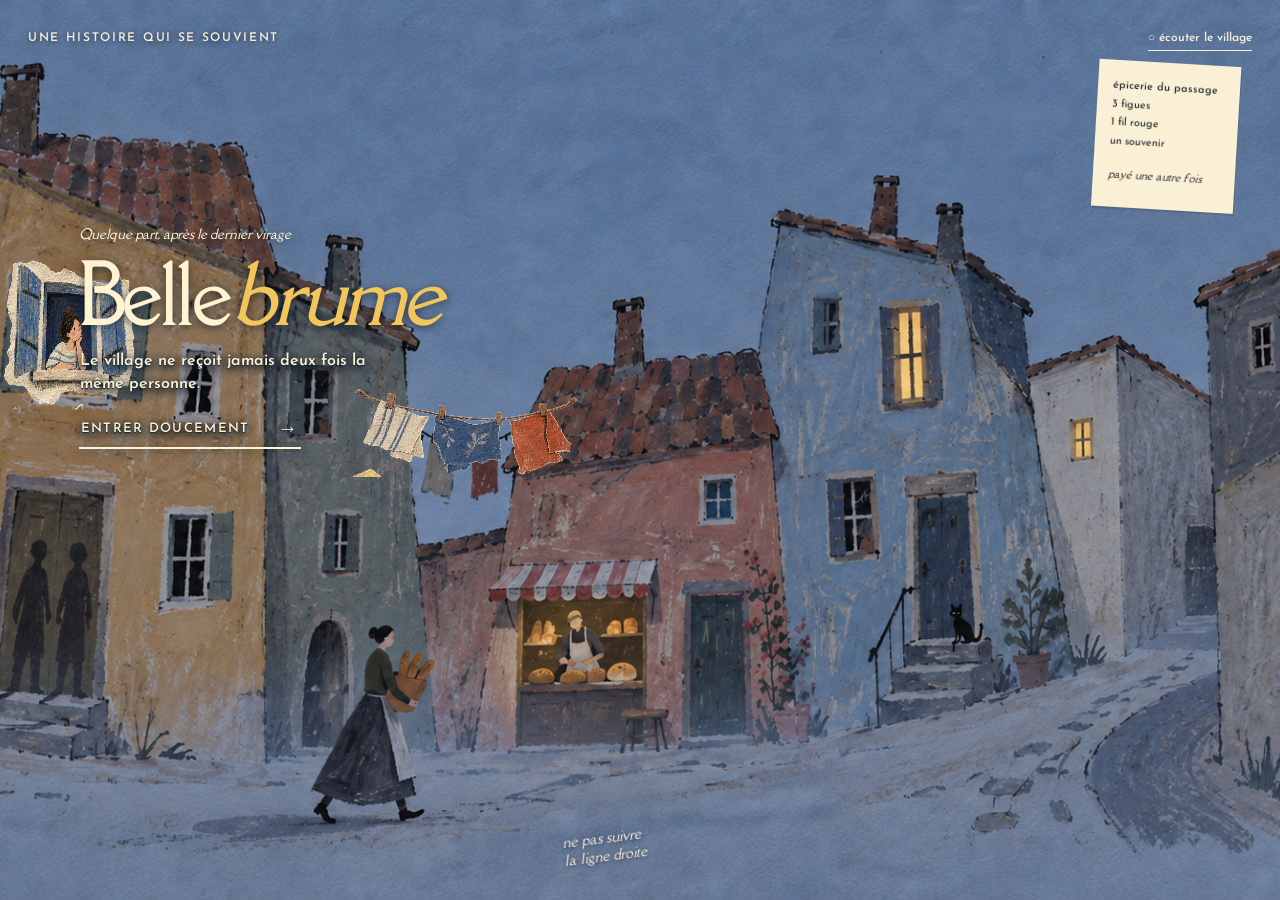
<file: index.html>
<!doctype html>
<html lang="fr">
<head>
  <meta charset="UTF-8" />
  <meta name="viewport" content="width=device-width, initial-scale=1" />
  <meta name="theme-color" content="#e8c35c" />
  <title>Bellebrume — Le village se souvient</title>
  <link rel="stylesheet" href="styles.css?v=20260911-7" />
</head>
<body>
  <main class="cover" aria-labelledby="title">
    <div class="grain" aria-hidden="true"></div>
    <canvas id="bellebrume-stage" aria-label="Bellebrume, village interactif. Approche-toi de la fenêtre éclairée."></canvas>
    <p class="scene-whisper" role="status" aria-live="polite"></p>

    <header class="masthead">
      <span>Une histoire qui se souvient</span>
      <button class="sound" type="button" aria-pressed="false">écouter le village</button>
    </header>

    <section class="intro">
      <p class="eyebrow">Quelque part, après le dernier virage</p>
      <h1 id="title">Belle<span>brume</span></h1>
      <p class="invitation">Le village ne reçoit jamais deux fois la même personne.</p>
      <button class="enter" type="button">
        <span>Entrer doucement</span>
        <i aria-hidden="true">→</i>
      </button>
    </section>

    <figure class="village" aria-label="Une carte peinte de Bellebrume">
      <img src="assets/bellebrume-collage.png" alt="Les maisons irrégulières et peintes à la main de Bellebrume" />
    </figure>
    <div class="opening-motion" aria-hidden="true">
      <span class="opening-light light-one"></span>
      <span class="opening-light light-two"></span>
      <span class="laundry-line"><i></i><i></i><i></i></span>
      <span class="paper-leaf leaf-one"></span>
      <span class="paper-leaf leaf-two"></span>
    </div>
    <div class="paper-theatre theatre-opening" aria-hidden="true"><img class="collage-layer layer-a" src="assets/collage-opening.png" alt=""><img class="collage-layer layer-b" src="assets/collage-opening.png" alt=""><img class="collage-layer layer-c" src="assets/collage-opening.png" alt=""></div>

    <aside class="receipt" aria-hidden="true">
      <span>épicerie du passage</span>
      <b>3 figues</b>
      <b>1 fil rouge</b>
      <b>un souvenir</b>
      <em>payé une autre fois</em>
    </aside>

    <p class="margin-note">ne pas suivre<br />la ligne droite</p>

    <section class="arrival" aria-labelledby="arrival-title" aria-hidden="true">
      <div class="paper-theatre theatre-bakery" aria-hidden="true"><img class="collage-layer layer-a" src="assets/collage-village.png" alt=""><img class="collage-layer layer-b" src="assets/collage-village.png" alt=""><img class="collage-layer layer-c" src="assets/collage-village.png" alt=""></div>
      <div class="arrival-copy">
        <span class="chapter">02 / L’arrivée</span>
        <p class="arrival-time">Ce soir, 18 h 17</p>
        <h2 id="arrival-title">Personne ne t’attend.</h2>
        <p class="arrival-lead">Pourtant, quelqu’un a écrit ton prénom sur le mur de la boulangerie.</p>
        <p class="question">Regarde bien. Le village te montrera où commencer.</p>
      </div>
      <div class="choices" aria-label="Choisis ton chemin"></div>
      <p class="child-note">Je crois que la dame au coin m’a déjà vu.</p>
    </section>

    <section class="story-screen encounter" aria-labelledby="encounter-title" aria-hidden="true">
      <div class="paper-theatre theatre-square" aria-hidden="true"><img class="collage-layer layer-a" src="assets/collage-village.png" alt=""><img class="collage-layer layer-b" src="assets/collage-village.png" alt=""><img class="collage-layer layer-c" src="assets/collage-village.png" alt=""></div>
      <span class="story-count">03 / La rencontre</span>
      <div class="story-shape character-shape" aria-hidden="true"><span></span></div>
      <div class="story-copy">
        <p class="story-kicker"></p>
        <h2 id="encounter-title"></h2>
        <blockquote></blockquote>
        <p class="story-question"></p>
        <button class="scene-touch encounter-touch" type="button" aria-label="S’approcher et écouter"></button>
      </div>
      <button class="restart" type="button">↺ recommencer</button>
    </section>

    <section class="story-screen discovery" aria-labelledby="discovery-title" aria-hidden="true">
      <div class="paper-theatre theatre-greenhouse" aria-hidden="true"><img class="collage-layer layer-a" src="assets/collage-greenhouse.png" alt=""><img class="collage-layer layer-b" src="assets/collage-greenhouse.png" alt=""><img class="collage-layer layer-c" src="assets/collage-greenhouse.png" alt=""></div>
      <span class="story-count">04 / La découverte</span>
      <div class="story-shape place-shape" aria-hidden="true"><span></span></div>
      <div class="story-copy">
        <p class="story-kicker"></p>
        <h2 id="discovery-title"></h2>
        <p class="discovery-text"></p>
        <div class="found-object"><span>Tu as trouvé</span><strong></strong></div>
        <button class="keep-object" type="button">glisser dans ta poche →</button>
      </div>
      <p class="final-note">Bellebrume s’en souviendra.</p>
      <button class="restart" type="button">↺ recommencer</button>
    </section>

    <div class="remembered" role="status" aria-live="polite">
      <p>La fenêtre bleue était fermée hier.</p>
      <button type="button">continuer</button>
    </div>
  </main>
  <script src="scene-webgl.js?v=20260911-7"></script>
  <script src="script.js?v=20260911-7"></script>
</body>
</html>
</file>
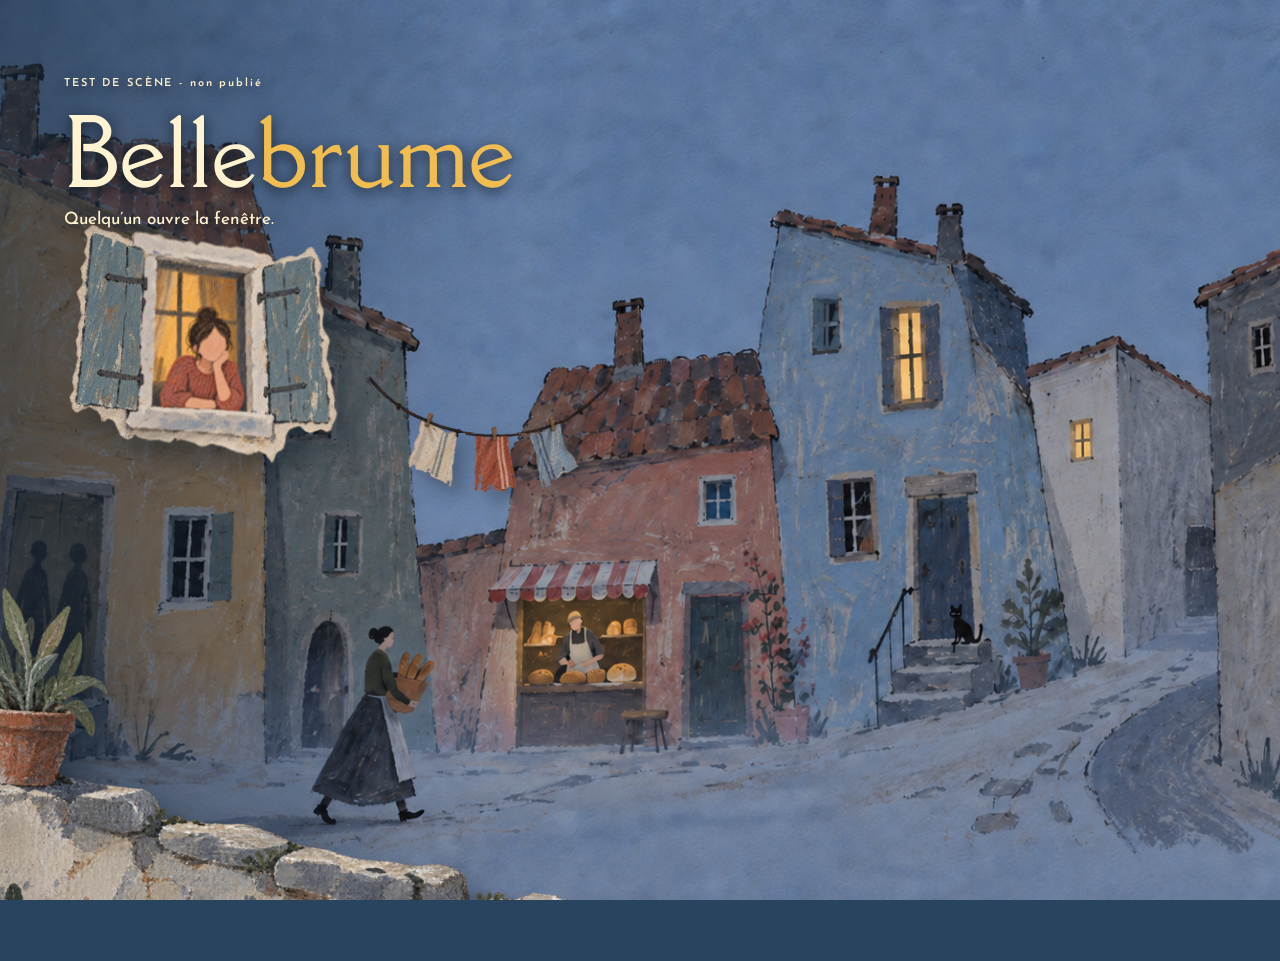
<file: collage-test/index.html>
<!doctype html><html lang="fr"><head><meta charset="utf-8"><meta name="viewport" content="width=device-width,initial-scale=1"><title>Bellebrume - test collage calme</title><link rel="stylesheet" href="test.css"><link rel="stylesheet" href="sequence.css"></head><body>
<main class="stage">
  <img class="background" src="assets/background-clean.png" alt="Bellebrume au crépuscule">
  <header><small>TEST DE SCÈNE - non publié</small><h1>Belle<span>brume</span></h1><p>Quelqu’un ouvre la fenêtre.</p></header>
  <button class="window" aria-label="Regarder la personne à la fenêtre"><img class="window-left" src="assets/window-person.png" alt=""><img class="window-center" src="assets/window-person.png" alt=""><img class="window-right" src="assets/window-person.png" alt=""></button>
  <div class="laundry" aria-hidden="true"><img class="line" src="assets/laundry.png" alt=""><img class="cloth cloth-one" src="assets/laundry.png" alt=""><img class="cloth cloth-two" src="assets/laundry.png" alt=""><img class="cloth cloth-three" src="assets/laundry.png" alt=""></div>
  <div class="baker-worker" aria-label="La boulangère travaille avec ses mains"></div>
  <div class="walking-woman" aria-label="Une femme traverse la rue avec des baguettes"></div>
  <img class="plant" src="assets/window-plant.png" alt="Une plante sur le rebord de la fenêtre">
  <button class="door-way" aria-label="Suivre la porte éclairée vers Bellebrume"></button>
  <img class="foreground-wall" src="assets/foreground-wall.png" alt="">
  <button class="falling-note" aria-label="Ouvrir le papier tombé de la fenêtre"></button>
  <p class="whisper" role="status">Elle te voit. Puis elle referme les volets.</p>
</main><script src="test.js"></script></body></html>
</file>
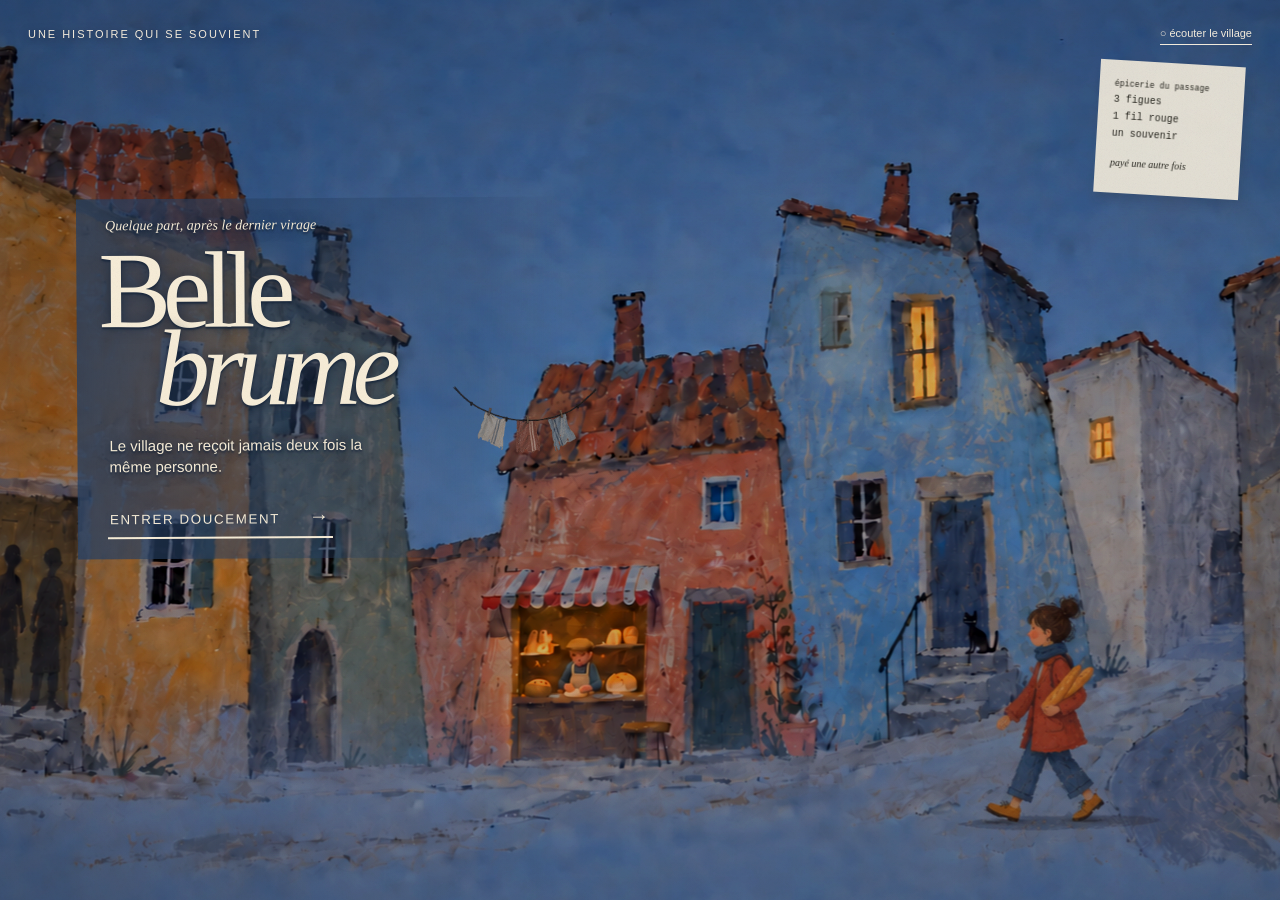
<file: experience-v1/index.html>
<!doctype html><html lang="fr"><head><meta charset="utf-8"><meta name="viewport" content="width=device-width,initial-scale=1"><meta name="theme-color" content="#536f91"><title>Bellebrume — Le village se souvient</title><link rel="stylesheet" href="experience.css"><link rel="stylesheet" href="enhancements.css?v=8"></head><body>
<main class="experience" id="experience">
  <header><span>Une histoire qui se souvient</span><button id="sound" aria-pressed="false">écouter le village</button></header>
  <section class="scene opening active" data-scene="1" aria-label="Entrée de Bellebrume">
    <img class="art" src="assets/opening-static-approved-v1.png" alt="Bellebrume au crépuscule, peint à la main">
    <div class="window-lights"><i></i><i></i><i></i></div><div class="wind-stroke"></div>
    <img class="opening-laundry" src="assets/opening-laundry.png" alt="Du linge bouge dans le vent">
    <div class="opening-copy"><p>Quelque part, après le dernier virage</p><h1>Belle<span>brume</span></h1><em>Le village ne reçoit jamais deux fois la même personne.</em><button class="enter" data-next="2">Entrer doucement <b>→</b></button></div>
    <aside><small>épicerie du passage</small><span>3 figues</span><span>1 fil rouge</span><span>un souvenir</span><i>payé une autre fois</i></aside>
  </section>
  <section class="scene lane" data-scene="2" aria-hidden="true" aria-label="La ruelle de la boulangerie">
    <img class="art" src="assets/screen-02-animated-base.png" alt="La boulangerie, Lucie avec son vélo et une trace de farine bleue">
    <div class="sprite lane-baker" aria-hidden="true"><img src="assets/lane-baker-1.png"><img src="assets/lane-baker-2.png"><img src="assets/lane-baker-3.png"></div>
    <div class="sprite lane-postwoman" aria-hidden="true"><img src="assets/lane-postwoman-1.png"><img src="assets/lane-postwoman-2.png"><img src="assets/lane-postwoman-3.png"><img src="assets/lane-postwoman-4.png"></div>
    <div class="lane-leaves"></div>
    <div class="lamp-glow"></div><div class="flour-glow"><i></i><i></i><i></i><i></i><i></i></div>
    <p class="whisper w2">Quelque chose de bleu s’échappe de la boulangerie.</p>
    <button class="hotspot flour" data-next="3" aria-label="Suivre la farine bleue sous le pavé"><span>SUIS LA FARINE BLEUE <b>↓</b></span></button>
  </section>
  <section class="scene school" data-scene="3" aria-hidden="true" aria-label="La cour de l’ancienne école">
    <img class="art" src="assets/screen-03-animated-base.png" alt="Deux institutrices, des enfants et une petite porte dans la cour de l’école">
    <div class="sprite school-grandmother" aria-hidden="true"><img src="assets/school-grandmother-1.png"><img src="assets/school-grandmother-2.png"><img src="assets/school-grandmother-3.png"></div>
    <div class="sprite school-child" aria-hidden="true"><img src="assets/school-child-1.png"><img src="assets/school-child-2.png"><img src="assets/school-child-3.png"></div>
    <div class="classroom-light"></div><div class="paper-stir"></div><div class="lantern"></div>
    <p class="whisper w3">Le dessin et la petite porte ont la même poignée.</p>
    <button class="hotspot little-door" data-next="4" aria-label="Toucher la petite porte dessinée"><span>TOUCHE LA PETITE PORTE <b>→</b></span></button>
  </section>
  <section class="scene pool" data-scene="4" aria-hidden="true" aria-label="La piscine cachée sous l’école">
    <img class="art" src="assets/screen-04.png" alt="Une piscine vide et la silhouette impossible d’une nageuse">
    <div class="pool-light"></div><div class="swimmer"></div><div class="footprint-glow"></div>
    <p class="whisper w4">Il n’y a pas d’eau. Pourtant quelqu’un vient de faire demi-tour.</p>
    <button class="hotspot number" aria-label="Observer le chiffre trois"><span>TOUCHE LE CARREAU 3 <b>↓</b></span></button>
    <div class="trace" role="status"><p>Quelque chose se souvient de tes pas.</p><button id="restart">revenir autrement</button></div>
  </section>
  <div class="grain"></div><div class="cursor" aria-hidden="true"></div>
</main><script src="experience.js?v=9"></script></body></html>
</file>
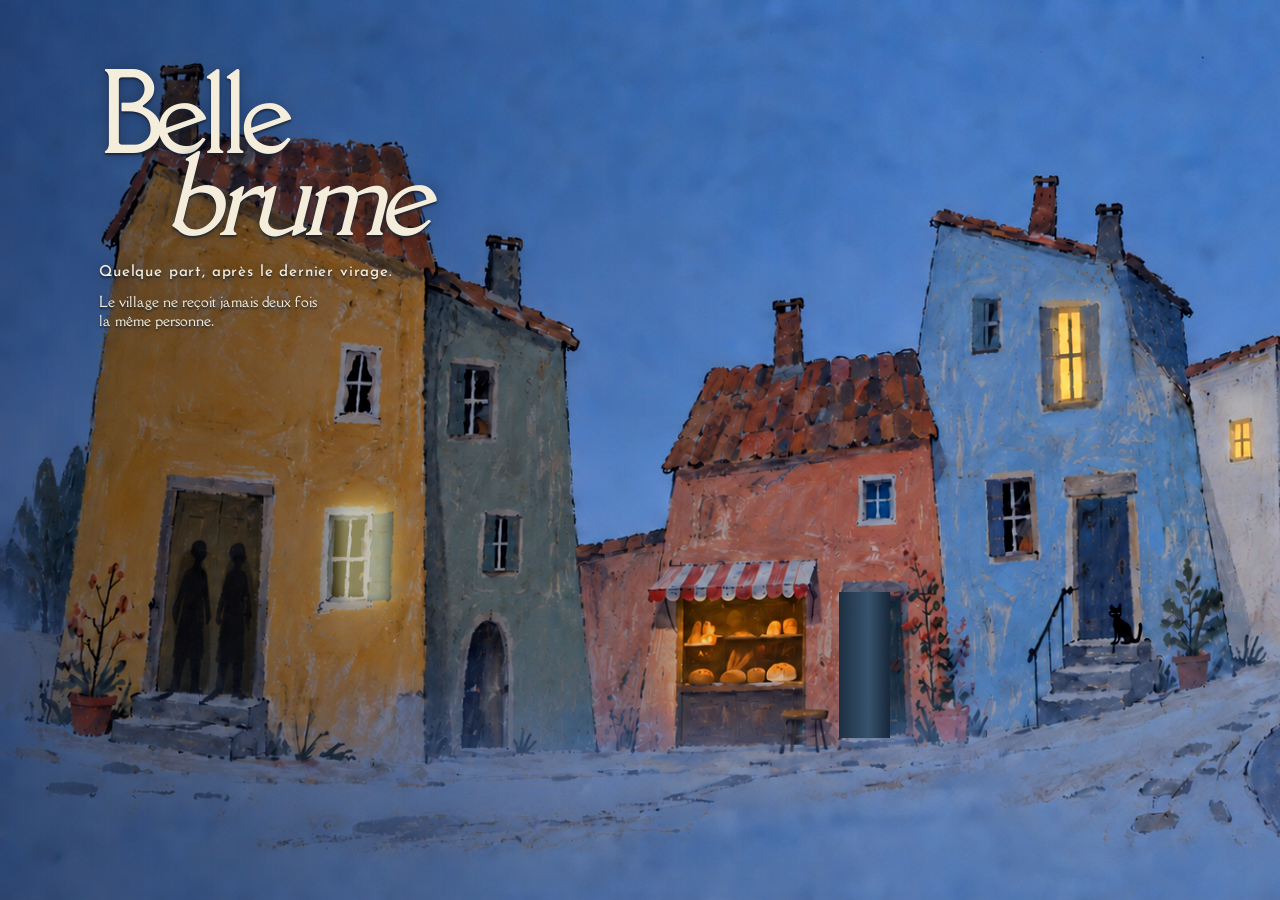
<file: opening-baker-test/index.html>
<!doctype html>
<html lang="fr">
<head>
  <meta charset="utf-8">
  <meta name="viewport" content="width=device-width,initial-scale=1">
  <title>Bellebrume — écran d’ouverture</title>
  <link rel="stylesheet" href="opening.css?v=9">
  <style>
    .door-ready .door-sensor{pointer-events:auto;cursor:pointer}
    .door-hint{position:absolute;z-index:11;left:47.2%;top:82.4%;padding:7px 10px;color:#fff4d6;background:rgba(31,47,67,.88);box-shadow:3px 4px 0 rgba(232,195,92,.42);font:italic clamp(12px,.9vw,16px)/1.2 "Della Respira",Georgia,serif;opacity:0;transform:translateY(8px) rotate(-1deg);transition:opacity .8s ease,transform .8s ease;pointer-events:none;white-space:nowrap}
    .door-ready .door-hint{opacity:.98;transform:translateY(0) rotate(-1deg);animation:hintBreathe 2.8s ease-in-out 1.1s infinite}
    .door-ready .bakery-door:before{content:"";position:absolute;z-index:-1;left:-90%;top:24%;width:280%;height:90%;border-radius:50%;background:radial-gradient(ellipse,rgba(255,226,132,.82),rgba(255,203,83,.3) 38%,transparent 72%);filter:blur(9px);opacity:0;animation:doorBeacon 2.5s ease-in-out infinite}
    .door-open .bakery-door i{box-shadow:9px 0 22px 7px rgba(255,212,105,.72)}
    .door-ready .bakery-door:after{opacity:1;animation:handleCall 1.45s ease-in-out infinite}
    @keyframes doorBeacon{0%,100%{opacity:.25;transform:scale(.88)}50%{opacity:.95;transform:scale(1.08)}}
    @keyframes handleCall{0%,100%{opacity:.35;transform:scale(.7);box-shadow:0 0 5px rgba(255,239,180,.7)}45%{opacity:1;transform:scale(1.7);box-shadow:0 0 16px 7px rgba(255,225,127,.95)}}
    @keyframes hintBreathe{0%,100%{box-shadow:3px 4px 0 rgba(232,195,92,.32)}50%{box-shadow:3px 4px 0 rgba(232,195,92,.75)}}
  </style>
</head>
<body>
  <main class="opening" aria-label="Bellebrume au crépuscule">
    <img class="village" src="../experience-v1/assets/screen-01-animated-base.png" alt="Le village de Bellebrume au crépuscule">
    <div class="window-light window-light-one" aria-hidden="true"></div>
    <div class="window-light window-light-two" aria-hidden="true"></div>
    <div class="window-light window-light-left" aria-hidden="true"></div>
    <div class="window-shadow" aria-hidden="true"><i></i></div>
    <div class="doorway-shadows" aria-hidden="true"><i></i><i></i></div>
    <div class="bakery-door" aria-hidden="true"><i></i></div>
    <div class="door-hint" aria-hidden="true">La porte vient de s’entrouvrir&nbsp;→</div>
    <button class="door-sensor" aria-label="S’approcher de la porte de la boulangerie"></button>
    <canvas class="wind-particles" aria-hidden="true"></canvas>
    <section class="copy">
      <h1>Belle<span>brume</span></h1>
      <p>Quelque part, après le dernier virage.</p>
      <em>Le village ne reçoit jamais deux fois<br>la même personne.</em>
    </section>
    <div class="grain" aria-hidden="true"></div>
  </main>
  <script src="opening.js?v=11"></script>
</body>
</html>
</file>
<file: styles.css>
@import url('https://fonts.googleapis.com/css2?family=Della+Respira&family=Josefin+Sans:ital,wght@0,400;0,500;0,600;1,400&display=swap');

:root {
  --butter: #f2eadb;
  --paper: #f4eddc;
  --ink: #222a32;
  --terra: #b95d45;
  --sage: #727c67;
  --blue: #8da9bd;
}

* { box-sizing: border-box; }

body {
  margin: 0;
  background: var(--butter);
  color: var(--ink);
  font-family: "Josefin Sans", "Avenir Next", Arial, sans-serif;
  font-size: 16px;
}

button { color: inherit; font: inherit; }

.cover {
  position: relative;
  min-height: 100svh;
  overflow: hidden;
  isolation: isolate;
  background: var(--butter);
}

.grain {
  position: absolute;
  inset: 0;
  z-index: 5;
  pointer-events: none;
  opacity: .22;
  mix-blend-mode: multiply;
  background-image: url("data:image/svg+xml,%3Csvg viewBox='0 0 180 180' xmlns='http://www.w3.org/2000/svg'%3E%3Cfilter id='n'%3E%3CfeTurbulence type='fractalNoise' baseFrequency='.75' numOctaves='3' stitchTiles='stitch'/%3E%3C/filter%3E%3Crect width='100%25' height='100%25' filter='url(%23n)' opacity='.22'/%3E%3C/svg%3E");
}

.masthead {
  position: absolute;
  z-index: 10;
  top: 24px;
  left: 28px;
  right: 28px;
  display: flex;
  justify-content: space-between;
  align-items: center;
  color: var(--paper);
  font-size: 12px;
  font-weight: 600;
  letter-spacing: .14em;
  text-shadow: 0 1px 5px rgba(20, 27, 35, .55);
  text-transform: uppercase;
}

.sound {
  border: 0;
  border-bottom: 1px solid currentColor;
  padding: 6px 0;
  background: transparent;
  cursor: pointer;
}

.sound::before { content: "○ "; }
.sound[aria-pressed="true"]::before { content: "● "; color: var(--terra); }

.intro {
  position: absolute;
  z-index: 8;
  top: 25%;
  left: clamp(34px, 6vw, 94px);
  width: min(47vw, 590px);
  color: #fff3d2;
  filter: drop-shadow(0 2px 5px rgba(13, 25, 39, .7));
  transform: translate3d(var(--tx, 0), calc(-49% + var(--ty, 0)), 42px) rotate(-.35deg);
  transition: transform .8s cubic-bezier(.2,.8,.2,1);
}

.eyebrow {
  margin: 0 0 11px 2px;
  font-family: "Della Respira", Georgia, serif;
  font-size: clamp(13px, 1.05vw, 16px);
  font-style: italic;
}

h1 {
  margin: 0;
  font-family: "Della Respira", Georgia, serif;
  font-size: clamp(54px, 6.3vw, 100px);
  font-weight: 400;
  letter-spacing: -.055em;
  line-height: 1;
  white-space: nowrap;
}

h1 span {
  display: inline;
  margin-left: .035em;
  color: #f2c65b;
  font-style: italic;
}

.invitation {
  width: min(330px, 100%);
  margin: 15px 0 12px 3px;
  font-size: 16px;
  font-weight: 600;
  line-height: 1.48;
  text-shadow: 0 1px 1px #1a2a3a, 0 2px 8px rgba(14, 27, 42, .9);
}

.enter {
  display: flex;
  align-items: center;
  gap: 28px;
  margin-left: 2px;
  border: 0;
  border-bottom: 2px solid currentColor;
  padding: 8px 2px 7px;
  background: transparent;
  cursor: pointer;
  font-size: 13px;
  font-weight: 600;
  letter-spacing: .1em;
  text-shadow: 0 1px 1px #1a2a3a, 0 2px 7px rgba(14, 27, 42, .85);
  text-transform: uppercase;
  transition: gap .25s ease, color .25s ease;
}

.enter:hover { gap: 42px; color: #f2c65b; }
.enter i { font-size: 20px; font-style: normal; }

.village {
  position: absolute;
  z-index: 2;
  right: -1vw;
  bottom: -2vw;
  width: 101vw;
  margin: 0;
  transform: perspective(1200px) rotateX(var(--rx, 0deg)) rotateY(var(--ry, 0deg)) rotate(.6deg) translate3d(var(--x, 0), var(--y, 0), 0) scale(1.015);
  transform-origin: 65% 70%;
  transform-style: preserve-3d;
  transition: transform 1.3s cubic-bezier(.2,.8,.2,1), filter .8s ease;
}

.village::before,
.village::after {
  display: none;
}

.village::before {
  clip-path: polygon(0 0, 35% 0, 43% 100%, 0 100%);
  filter: drop-shadow(16px 12px 11px rgba(12, 23, 34, .35));
  transform: translate3d(var(--near-x, 0), var(--near-y, 0), 70px) scale(1.014);
}

.village::after {
  clip-path: polygon(57% 0, 100% 0, 100% 100%, 48% 100%);
  filter: drop-shadow(-13px 15px 12px rgba(12, 23, 34, .3));
  transform: translate3d(var(--mid-x, 0), var(--mid-y, 0), 40px) scale(1.008);
}

.village img {
  display: block;
  width: 100%;
  mix-blend-mode: normal;
  filter: saturate(1.3) contrast(1.13) brightness(.94);
}

.receipt {
  position: absolute;
  z-index: 6;
  right: 3vw;
  top: 7vh;
  width: 142px;
  padding: 17px 15px 24px;
  background: rgba(255, 244, 215, .97);
  box-shadow: 1px 2px 0 rgba(40,39,32,.15);
  font-family: "Josefin Sans", Arial, sans-serif;
  font-size: 11px;
  font-weight: 500;
  line-height: 1.7;
  transform: rotate(3.4deg);
  transform-origin: 50% -8px;
  animation: paper-air 9s ease-in-out infinite alternate;
}

.receipt span, .receipt em { display: block; }
.receipt b { display: flex; justify-content: space-between; font-weight: 400; }
.receipt em { margin-top: 13px; font-family: "Della Respira", Georgia, serif; }

.margin-note {
  position: absolute;
  z-index: 7;
  left: 44%;
  bottom: 4%;
  margin: 0;
  color: var(--paper);
  font-family: "Della Respira", Georgia, serif;
  font-size: 14px;
  font-style: italic;
  line-height: 1.25;
  text-shadow: 0 1px 5px rgba(20, 27, 35, .65);
  transform: rotate(-7deg);
}

.remembered {
  position: fixed;
  z-index: 20;
  inset: 0;
  display: grid;
  place-content: center;
  justify-items: center;
  background: rgba(114,124,103,.94);
  color: var(--paper);
  opacity: 0;
  visibility: hidden;
  transition: opacity .7s ease, visibility .7s;
}

.remembered.show { opacity: 1; visibility: visible; }
.remembered p { font: clamp(22px, 3vw, 46px)/1.25 "Della Respira", Georgia, serif; }
.remembered button {
  border: 0;
  border-bottom: 1px solid;
  background: none;
  cursor: pointer;
  padding: 8px;
  text-transform: uppercase;
  letter-spacing: .15em;
  font-size: 10px;
}

.arrival {
  position: fixed;
  z-index: 15;
  inset: 0;
  display: grid;
  grid-template-columns: minmax(270px, .8fr) minmax(470px, 1.35fr);
  align-items: end;
  gap: clamp(25px, 5vw, 80px);
  padding: clamp(70px, 9vh, 110px) clamp(26px, 6vw, 90px) clamp(30px, 7vh, 72px);
  color: #fff3d2;
  background:
    linear-gradient(90deg, rgba(25, 43, 64, .92) 0%, rgba(25, 43, 64, .66) 38%, rgba(25, 43, 64, .13) 72%),
    url('assets/bellebrume-collage.png') center / cover no-repeat;
  opacity: 0;
  visibility: hidden;
  transform: scale(1.025);
  transition: opacity .55s ease, transform 1.05s ease;
}

.cover.arrived .arrival {
  opacity: 1;
  visibility: visible;
  transform: scale(1);
}

.cover.arrived > .intro,
.cover.arrived > .masthead,
.cover.arrived > .village,
.cover.arrived > .receipt,
.cover.arrived > .margin-note {
  opacity: 0;
  pointer-events: none;
  transition: opacity .45s ease;
}

.arrival-copy { align-self: center; max-width: 430px; }

.chapter,
.consequence-label {
  display: inline-block;
  font-size: 11px;
  font-weight: 600;
  letter-spacing: .17em;
  text-transform: uppercase;
}

.chapter {
  padding: 8px 11px 6px;
  color: var(--ink);
  background: #f2c65b;
  transform: rotate(-1.2deg);
}

.arrival-time {
  margin: 24px 0 8px;
  font: 15px "Della Respira", Georgia, serif;
  color: #f2c65b;
}

.arrival h2 {
  max-width: 420px;
  margin: 0;
  font: 400 clamp(42px, 5.3vw, 82px)/.98 "Della Respira", Georgia, serif;
  letter-spacing: -.045em;
  text-wrap: balance;
  text-shadow: 0 2px 8px rgba(10,20,30,.7);
}

.arrival-lead {
  max-width: 360px;
  margin: 22px 0;
  font-size: clamp(16px, 1.25vw, 19px);
  font-weight: 500;
  line-height: 1.5;
  text-shadow: 0 2px 7px rgba(10,20,30,.8);
}

.question {
  margin-top: 32px;
  font: italic 18px "Della Respira", Georgia, serif;
}

.choices {
  display: grid;
  grid-template-columns: repeat(3, 1fr);
  align-items: end;
  gap: clamp(12px, 1.8vw, 25px);
}

.choice {
  --card: #f2c65b;
  position: relative;
  min-height: clamp(210px, 29vw, 360px);
  border: 0;
  padding: 24px 20px 22px;
  display: flex;
  flex-direction: column;
  align-items: flex-start;
  justify-content: space-between;
  background: var(--card);
  color: var(--ink);
  cursor: pointer;
  text-align: left;
  box-shadow: 5px 8px 20px rgba(13, 24, 36, .2);
  clip-path: polygon(2% 1%, 98% 0, 100% 72%, 96% 99%, 3% 97%, 0 28%);
  transition: transform .25s ease, filter .25s ease;
}

.choice:nth-child(2) { --card: #cf7159; transform: rotate(1.4deg) translateY(-16px); }
.choice:nth-child(3) { --card: #93a586; transform: rotate(-1.1deg) translateY(6px); }
.choice:hover,
.choice:focus-visible { transform: rotate(0) translateY(-9px); filter: saturate(1.18); outline: 3px solid #fff3d2; outline-offset: 4px; }

.choice-number {
  font-size: 11px;
  font-weight: 600;
  letter-spacing: .15em;
}

.choice-mark {
  align-self: center;
  font: 400 clamp(48px, 6vw, 88px)/1 "Della Respira", Georgia, serif;
  transform: rotate(var(--turn, -4deg));
}

.choice-text {
  max-width: 190px;
  font: 400 clamp(17px, 1.45vw, 22px)/1.23 "Della Respira", Georgia, serif;
}

.child-note {
  position: absolute;
  right: 4vw;
  top: 6vh;
  width: 180px;
  margin: 0;
  color: #f2c65b;
  font: italic 14px/1.35 "Della Respira", Georgia, serif;
  transform: rotate(4deg);
}

.consequence {
  position: absolute;
  right: clamp(26px, 6vw, 90px);
  bottom: clamp(30px, 7vh, 72px);
  width: min(58vw, 720px);
  padding: clamp(25px, 4vw, 52px);
  color: var(--ink);
  background: #fff3d2;
  box-shadow: 8px 12px 28px rgba(13, 24, 36, .32);
  clip-path: polygon(1% 2%, 100% 0, 98% 97%, 37% 100%, 0 96%);
  opacity: 0;
  visibility: hidden;
  transform: translateY(20px) rotate(.4deg);
  transition: .45s ease;
}

.consequence.show { opacity: 1; visibility: visible; transform: translateY(0) rotate(.4deg); }
.consequence-label { color: #426b94; }
.consequence p { margin: 18px 0 24px; font: clamp(22px, 2.4vw, 36px)/1.25 "Della Respira", Georgia, serif; }
.consequence button { border: 0; border-bottom: 2px solid; padding: 7px 0; background: none; font-size: 12px; font-weight: 600; letter-spacing: .1em; text-transform: uppercase; cursor: pointer; }

.story-screen {
  position: fixed;
  z-index: 16;
  inset: 0;
  display: grid;
  grid-template-columns: minmax(310px, .85fr) minmax(420px, 1.15fr);
  align-items: center;
  gap: clamp(35px, 7vw, 110px);
  padding: clamp(72px, 9vh, 110px) clamp(30px, 7vw, 110px);
  overflow: hidden;
  color: var(--ink);
  opacity: 0;
  visibility: hidden;
  transform: translateZ(0) scale(1.025);
  perspective: 1300px;
  transition: opacity .45s ease, transform .85s ease;
}

.encounter { background: #cf7159; }
.discovery { background: #93a586; }
.cover.met-someone .encounter,
.cover.found-something .discovery { opacity: 1; visibility: visible; transform: scale(1); }

.story-count {
  position: absolute;
  top: 28px;
  left: 30px;
  font-size: 12px;
  font-weight: 600;
  letter-spacing: .15em;
  text-transform: uppercase;
}

.story-shape {
  position: relative;
  width: min(34vw, 470px);
  aspect-ratio: .88;
  display: grid;
  place-items: center;
  background: url('assets/bellebrume-collage.png') 12% 58% / 230% auto no-repeat;
  clip-path: polygon(8% 1%, 88% 6%, 100% 40%, 91% 94%, 43% 100%, 2% 78%, 0 27%);
  box-shadow: -22px 26px 0 rgba(37, 55, 69, .18), -42px 48px 0 rgba(37, 55, 69, .08), 14px 22px 35px rgba(37, 55, 69, .28);
  transform: perspective(950px) rotateX(var(--scene-y, -2deg)) rotateY(calc(12deg + var(--scene-x, 0deg))) rotate(-2deg) translateZ(55px);
  transform-style: preserve-3d;
  animation: paper-breathe 7s ease-in-out infinite alternate;
}

.story-shape::before,
.story-shape::after {
  display: none;
}
.place-shape { background: url('assets/bellebrume-collage.png') 78% 52% / 245% auto no-repeat; clip-path: polygon(3% 8%, 96% 0, 100% 88%, 68% 100%, 0 93%); }
.story-shape span { display: none; }

.story-copy {
  position: relative;
  z-index: 2;
  max-width: 610px;
  padding: clamp(26px, 4vw, 54px);
  background: #fff3d2;
  box-shadow: 12px 17px 30px rgba(31, 39, 45, .2);
  clip-path: polygon(1% 1%, 99% 0, 100% 96%, 72% 100%, 2% 98%, 0 35%);
  transform: perspective(1000px) rotateY(calc(-3deg + var(--scene-x, 0deg))) translateZ(95px);
  transform-style: preserve-3d;
}

.story-kicker { margin: 0 0 13px; color: #426b94; font-size: 13px; font-weight: 600; line-height: 1.4; letter-spacing: .08em; text-transform: uppercase; }
.story-copy h2 { margin: 0; max-width: 560px; font: 400 clamp(34px, 4vw, 62px)/1.05 "Della Respira", Georgia, serif; letter-spacing: -.035em; text-wrap: balance; }
.story-copy blockquote { margin: 25px 0; padding-left: 18px; border-left: 4px solid #f2c65b; font: 400 clamp(19px, 1.8vw, 27px)/1.35 "Della Respira", Georgia, serif; }
.story-question, .discovery-text { margin: 20px 0; max-width: 510px; font-size: 17px; font-weight: 500; line-height: 1.5; }

.response-choices { display: grid; grid-template-columns: 1fr 1fr; gap: 11px; margin-top: 24px; }
.response-choices button,
.keep-object {
  min-height: 66px;
  border: 2px solid var(--ink);
  padding: 13px 15px;
  display: flex;
  justify-content: space-between;
  align-items: center;
  gap: 12px;
  background: transparent;
  cursor: pointer;
  text-align: left;
  font-size: 13px;
  font-weight: 600;
  line-height: 1.35;
  transition: background .2s ease, color .2s ease, transform .2s ease;
}
.response-choices button:hover,
.keep-object:hover { background: var(--ink); color: #fff3d2; transform: translateY(-3px); }

.found-object { margin: 25px 0; padding: 18px 20px; background: #f2c65b; transform: rotate(-.7deg); }
.found-object span { display: block; margin-bottom: 5px; font-size: 11px; font-weight: 600; letter-spacing: .15em; text-transform: uppercase; }
.found-object strong { font: 400 clamp(22px, 2.2vw, 34px)/1.2 "Della Respira", Georgia, serif; }
.keep-object { width: 100%; }
.final-note { position: absolute; right: 5vw; bottom: 4vh; color: #fff3d2; font: italic 15px "Della Respira", Georgia, serif; transform: rotate(-3deg); }
.restart { position: absolute; top: 25px; right: 28px; border: 0; border-bottom: 1px solid; padding: 5px 0; background: none; cursor: pointer; font-size: 11px; font-weight: 600; letter-spacing: .1em; text-transform: uppercase; }

@keyframes paper-breathe { from { translate: 0 0; } to { translate: 0 -8px; } }
@keyframes paper-air { 0%, 55% { transform: perspective(700px) rotate(3.4deg) rotateY(0); } 72% { transform: perspective(700px) rotate(2deg) rotateY(-7deg); } 100% { transform: perspective(700px) rotate(3.8deg) rotateY(3deg); } }

@media (max-width: 760px) {
  .masthead {
    left: 18px;
    right: 18px;
    color: var(--ink);
    text-shadow: none;
  }
  .masthead > span { max-width: 130px; }
  .intro {
    top: 24%;
    left: 18px;
    width: min(90vw, 430px);
  }
  h1 { font-size: clamp(38px, 12vw, 58px); }
  .eyebrow { font-size: 12px; }
  .invitation { margin-top: 13px; font-size: 15px; }
  .village { width: 178vw; right: -54vw; bottom: 0; }
  .receipt { display: none; }
  .margin-note { left: 6%; bottom: 5%; }

  .arrival {
    display: block;
    overflow-y: auto;
    padding: 72px 18px 32px;
    background:
      linear-gradient(rgba(25, 43, 64, .82), rgba(25, 43, 64, .56)),
      url('assets/bellebrume-collage.png') center / cover fixed;
  }
  .arrival-copy { max-width: 92%; }
  .arrival h2 { font-size: clamp(38px, 12vw, 58px); }
  .arrival-lead { max-width: 310px; }
  .question { margin: 20px 0 15px; }
  .choices { grid-template-columns: 1fr; gap: 12px; padding-bottom: 30px; }
  .choice,
  .choice:nth-child(2),
  .choice:nth-child(3) {
    min-height: 106px;
    transform: rotate(0);
    display: grid;
    grid-template-columns: 32px 60px 1fr;
    align-items: center;
    gap: 10px;
  }
  .choice-mark { font-size: 44px; }
  .choice-text { max-width: none; font-size: 17px; }
  .child-note { display: none; }
  .consequence { position: fixed; left: 18px; right: 18px; bottom: 20px; width: auto; }

  .story-screen {
    display: block;
    overflow-y: auto;
    padding: 72px 18px 35px;
  }
  .story-shape { width: 42vw; max-width: 180px; margin: 0 auto 24px; }
  .story-shape span { font-size: 95px; }
  .story-copy { padding: 24px 20px 26px; }
  .story-copy h2 { font-size: clamp(31px, 9vw, 45px); }
  .story-copy blockquote { margin: 18px 0; font-size: 18px; }
  .response-choices { grid-template-columns: 1fr; }
  .final-note { display: none; }
}

@media (prefers-reduced-motion: reduce) {
  *, *::before, *::after { transition-duration: .01ms !important; animation-duration: .01ms !important; animation-iteration-count: 1 !important; }
}

/* Visible paper-theatre motion on the opening scene. */
.opening-motion { position: fixed; z-index: 4; inset: 0; pointer-events: none; transform-style: preserve-3d; }
.opening-light { position: absolute; border-radius: 3px; background: #ffd66f; mix-blend-mode: screen; filter: blur(4px); box-shadow: 0 0 24px 8px rgba(255,199,77,.42); animation: inhabited-light 5.7s steps(1,end) infinite; }
.light-one { left: 66.2%; top: 29.5%; width: 2.7%; height: 10.5%; }
.light-two { left: 18.8%; top: 33%; width: 3.1%; height: 9%; animation-delay: -2.2s; animation-duration: 7.9s; }
.laundry-line { position: absolute; left: 29.3%; top: 43.4%; width: 15.5%; height: 10%; transform-origin: 10% 0; animation: line-in-wind 4.6s ease-in-out infinite alternate; }
.laundry-line i { position: absolute; top: 4%; width: 19%; height: 48%; background: #e7dec5; border-radius: 2px 1px 4px 2px; box-shadow: 3px 5px 8px rgba(12,23,34,.22); transform-origin: 50% 0; animation: cloth-in-wind 2.8s ease-in-out infinite alternate; opacity: .94; }
.laundry-line i:nth-child(1) { left: 13%; }
.laundry-line i:nth-child(2) { left: 39%; background: #a95445; animation-delay: -.8s; }
.laundry-line i:nth-child(3) { left: 64%; width: 25%; background: #d8d1be; animation-delay: -1.5s; }
.paper-leaf { position: absolute; left: 3%; bottom: 5%; width: 38px; height: 92px; border-radius: 80% 0 70% 10%; background: #526c5c; box-shadow: 7px 8px 13px rgba(12,23,34,.27); transform-origin: 50% 100%; animation: leaf-sway 3.9s ease-in-out infinite alternate; }
.leaf-two { left: 91%; bottom: 8%; width: 29px; height: 72px; background: #7c8a68; animation-delay: -1.7s; }
.cover.arrived .opening-motion,
.cover.met-someone .opening-motion,
.cover.found-something .opening-motion { opacity: 0; transition: opacity .5s ease; }

@keyframes inhabited-light { 0%,20%,24%,62%,66%,100% { opacity: .7; } 21%,23%,63%,65% { opacity: .2; } 48% { opacity: 1; } }
@keyframes line-in-wind { from { transform: rotate(-1deg) translate3d(-3px,0,45px); } to { transform: rotate(1.5deg) translate3d(5px,3px,65px); } }
@keyframes cloth-in-wind { from { transform: perspective(220px) rotateY(-9deg) skewY(-2deg); } to { transform: perspective(220px) rotateY(18deg) skewY(3deg); } }
@keyframes leaf-sway { from { transform: perspective(400px) rotate(-8deg) rotateY(-10deg) translateZ(75px); } to { transform: perspective(400px) rotate(9deg) rotateY(12deg) translateZ(95px); } }

/* Immersive storybook staging: choices live inside the world, never on UI cards. */
.arrival {
  display: block;
  padding: clamp(70px, 8vh, 95px) clamp(28px, 6vw, 90px);
  background:
    linear-gradient(90deg, rgba(20, 37, 55, .92) 0%, rgba(20, 37, 55, .5) 35%, transparent 64%),
    url('assets/scene-bakery.png') center / cover no-repeat;
  animation: village-breathes 16s ease-in-out infinite alternate;
}

.arrival::after {
  content: '';
  position: absolute;
  z-index: 2;
  left: 65.5%;
  top: 31%;
  width: 5.5%;
  height: 16%;
  background: radial-gradient(ellipse, rgba(255,205,91,.5), transparent 68%);
  mix-blend-mode: screen;
  pointer-events: none;
  animation: window-light 7s steps(1,end) infinite;
}

.arrival-copy { position: relative; z-index: 3; width: min(34vw, 430px); padding-top: 7vh; }
.arrival h2 { font-size: clamp(46px, 5.4vw, 82px); }
.arrival .question { margin-top: 25px; }

.arrival .choices { position: absolute; z-index: 4; inset: 0; display: block; pointer-events: none; }
.arrival .choice,
.arrival .choice:nth-child(2),
.arrival .choice:nth-child(3) {
  position: absolute;
  width: 74px;
  height: 74px;
  padding: 0;
  display: grid;
  place-items: center;
  color: #fff3d2;
  background: transparent;
  border: 0;
  box-shadow: none;
  transform: perspective(600px) rotateY(var(--tilt, -4deg)) rotate(var(--turn, 0deg));
  pointer-events: auto;
}
.arrival .choice:nth-child(1) { left: 42%; bottom: 16%; --turn: -2deg; }
.arrival .choice:nth-child(2) { left: 62%; top: 43%; --turn: 1deg; --tilt: 3deg; }
.arrival .choice:nth-child(3) { right: 4%; bottom: 13%; --turn: -1deg; }
.arrival .choice:nth-child(1) { animation: world-marker 5.8s ease-in-out infinite alternate; }
.arrival .choice:nth-child(2) { animation: world-marker 6.6s -2.3s ease-in-out infinite alternate; }
.arrival .choice:nth-child(3) { animation: world-marker 7.2s -4.1s ease-in-out infinite alternate; }
.arrival .choice:hover,
.arrival .choice:focus-visible { color: #fff3d2; background: transparent; transform: perspective(600px) translateZ(45px) rotate(0); outline: none; }
.arrival .choice-number { display: none; }
.arrival .choice-mark { display: grid; place-items: center; width: 38px; height: 38px; border-radius: 50%; font-size: 24px; color: #f2c65b; background: rgba(23,40,58,.42); box-shadow: 0 0 0 1px rgba(255,243,210,.7), 0 5px 18px rgba(8,18,27,.45); transition: .3s ease; }
.arrival .choice:hover .choice-mark,
.arrival .choice:focus-visible .choice-mark { color: var(--ink); background: #f2c65b; transform: scale(1.14); }
.arrival .choice-text { position: absolute; left: 50%; bottom: 70px; width: 185px; padding: 8px 10px; color: #fff3d2; background: rgba(23,40,58,.9); font: 500 13px/1.28 "Josefin Sans", sans-serif; opacity: 0; transform: translate(-50%,8px); pointer-events: none; transition: .25s ease; }
.arrival .choice:hover .choice-text,
.arrival .choice:focus-visible .choice-text { opacity: 1; transform: translate(-50%,0); }

.scene-touch {
  position: absolute;
  z-index: 5;
  right: 18vw;
  top: 46%;
  width: 86px;
  height: 86px;
  border: 0;
  border-radius: 50%;
  background: radial-gradient(circle, rgba(242,198,91,.72) 0 8%, rgba(242,198,91,.12) 10% 35%, transparent 37%);
  cursor: pointer;
  animation: quiet-pulse 3.8s ease-in-out infinite;
}
.scene-touch:hover,
.scene-touch:focus-visible { transform: scale(1.12) translateZ(60px); outline: 1px solid rgba(255,243,210,.72); }

.story-screen {
  display: block;
  padding: clamp(72px, 9vh, 105px) clamp(30px, 6vw, 85px);
  color: #fff3d2;
  background:
    linear-gradient(90deg, rgba(23,40,58,.93), rgba(23,40,58,.45) 48%, rgba(23,40,58,.08)),
    url('assets/scene-square.png') center / cover no-repeat;
}
.discovery {
  background:
    linear-gradient(90deg, rgba(41,57,51,.94), rgba(41,57,51,.42) 54%, rgba(41,57,51,.1)),
    url('assets/scene-greenhouse.png') center / cover no-repeat;
}
.story-screen::before { opacity: .8; }

.story-shape {
  position: absolute;
  z-index: 1;
  right: 5vw;
  top: 14vh;
  width: min(44vw, 590px);
  aspect-ratio: 1.05;
  opacity: .94;
  box-shadow: -25px 32px 0 rgba(242,198,91,.25), -48px 58px 0 rgba(37,55,69,.16), 18px 26px 45px rgba(10,20,30,.48);
}
.encounter .story-shape { background-image: url('assets/scene-square.png'); background-position: 77% 48%; background-size: 185% auto; }
.discovery .story-shape { background-image: url('assets/scene-greenhouse.png'); background-position: 52% 50%; background-size: 180% auto; }

.arrival::before,
.story-screen::after {
  content: '';
  position: absolute;
  z-index: 1;
  inset: 0;
  pointer-events: none;
  background: inherit;
  background-image: url('assets/scene-bakery.png');
  background-position: center;
  background-size: cover;
  -webkit-mask-image: linear-gradient(to bottom, transparent 0 61%, #000 80% 100%);
  mask-image: linear-gradient(to bottom, transparent 0 61%, #000 80% 100%);
  filter: drop-shadow(0 -15px 18px rgba(10,20,30,.3));
  transform: translate3d(var(--near-x,0), var(--near-y,0), 85px) scale(1.025);
  animation: foreground-breathe 7s ease-in-out infinite alternate;
}
.encounter::after { background-image: url('assets/scene-square.png'); }
.discovery::after { background-image: url('assets/scene-greenhouse.png'); }
.story-screen .story-copy,
.story-screen .story-shape,
.arrival-copy,
.arrival .choices { position: relative; z-index: 4; }
.story-screen .story-shape { animation: paper-breathe 7s ease-in-out infinite alternate, paper-shadow 5s ease-in-out infinite alternate; }
.discovery::before { animation: window-light 4.9s steps(1,end) infinite; }
@keyframes foreground-breathe { from { translate: -5px 2px; } to { translate: 7px -4px; } }
@keyframes paper-shadow { from { box-shadow: -18px 25px 0 rgba(242,198,91,.16), 15px 24px 34px rgba(8,18,27,.3); } to { box-shadow: -29px 35px 0 rgba(242,198,91,.24), 24px 36px 45px rgba(8,18,27,.46); } }

/* Deep animated collage layers - intentionally torn, tactile and visibly separate. */
.paper-theatre { position: fixed; z-index: 3; inset: 0; overflow: hidden; pointer-events: none; perspective: 1050px; transform-style: preserve-3d; }
.paper-theatre .scrap { position: absolute; display: block; background-repeat: no-repeat; filter: saturate(1.08) contrast(1.04) drop-shadow(18px 24px 16px rgba(9,18,27,.38)); transform-style: preserve-3d; will-change: transform; }
.theatre-opening .scrap { background-image: url('assets/bellebrume-collage.png'); background-size: 100vw auto; }
.opening-window { left: 8%; top: 16%; width: 24vw; height: 43vh; background-position: 5% 24%; clip-path: polygon(3% 5%,94% 0,100% 88%,91% 100%,7% 96%,0 39%); transform: translate3d(var(--far-x),var(--far-y),95px) rotate(-1.8deg); animation: scrap-float-a 6.4s ease-in-out infinite alternate; }
.opening-roof { right: 23%; top: 11%; width: 27vw; height: 33vh; background-position: 66% 18%; clip-path: polygon(5% 12%,92% 0,100% 82%,87% 100%,0 91%); transform: translate3d(var(--mid-x),var(--mid-y),58px); animation: scrap-float-b 8s ease-in-out infinite alternate; }
.opening-person { left: 13.8%; top: 54%; width: 11vw; height: 28vh; background-position: 12% 76%; clip-path: polygon(15% 0,89% 8%,100% 88%,61% 100%,0 82%,5% 20%); transform-origin: 50% 100%; transform: translateZ(125px); animation: person-at-window 5.3s ease-in-out infinite; }
.opening-street { left: 0; right: 0; bottom: -2%; width: 100%; height: 30vh; background-position: center bottom; -webkit-mask-image: linear-gradient(transparent,#000 38%); mask-image: linear-gradient(transparent,#000 38%); transform: translate3d(var(--near-x),var(--near-y),135px) scale(1.035); animation: foreground-breathe 5.5s ease-in-out infinite alternate; }

.theatre-bakery .scrap { background-image: url('assets/scene-bakery.png'); background-size: 100vw auto; }
.bakery-bread { left:-2%; bottom:-3%; width:31vw; height:39vh; background-position:0 100%; clip-path:polygon(0 8%,88% 0,100% 100%,0 100%); transform:translate3d(var(--near-x),var(--near-y),150px); animation:scrap-float-a 5s ease-in-out infinite alternate; }
.bakery-cyclist { left:39%; bottom:8%; width:19vw; height:46vh; background-position:49% 84%; clip-path:polygon(12% 0,91% 4%,100% 91%,58% 100%,0 88%,6% 20%); transform-origin:50% 100%; transform:translateZ(112px); animation:walking-paper 4.7s ease-in-out infinite; }
.bakery-laundry { right:2%; top:8%; width:31vw; height:29vh; background-position:86% 18%; clip-path:polygon(2% 9%,96% 0,100% 79%,86% 100%,0 87%); transform-origin:50% 0; transform:translateZ(86px); animation:laundry-paper 3.7s ease-in-out infinite alternate; }
.bakery-door { left:55%; top:24%; width:14vw; height:45vh; background-position:64% 50%; clip-path:polygon(5% 0,96% 3%,100% 96%,0 100%); transform-origin:8% 50%; animation:door-paper 9s ease-in-out infinite; }

.theatre-square .scrap { background-image:url('assets/scene-square.png'); background-size:100vw auto; }
.square-fountain { left:-4%; bottom:-4%; width:43vw; height:62vh; background-position:0 100%; clip-path:polygon(0 4%,94% 0,100% 100%,0 100%); transform:translate3d(var(--near-x),var(--near-y),155px); animation:fountain-paper 6s ease-in-out infinite alternate; }
.square-teacher { left:57%; top:25%; width:19vw; height:52vh; background-position:71% 58%; clip-path:polygon(11% 0,92% 5%,100% 92%,61% 100%,0 88%,5% 15%); transform:translateZ(105px); animation:person-at-window 5.8s ease-in-out infinite; }
.square-door { left:69%; top:13%; width:18vw; height:53vh; background-position:78% 36%; clip-path:polygon(4% 1%,97% 0,100% 96%,0 100%); transform-origin:10% 50%; animation:door-paper 8.4s -2s ease-in-out infinite; }
.square-umbrella { right:-1%; bottom:1%; width:22vw; height:48vh; background-position:100% 91%; clip-path:polygon(12% 0,94% 7%,100% 100%,0 91%); transform:translateZ(125px); animation:walking-paper 5.1s -1.4s ease-in-out infinite; }

.theatre-greenhouse .scrap { background-image:url('assets/scene-greenhouse.png'); background-size:100vw auto; }
.greenhouse-leaves { left:-3%; top:0; width:33vw; height:100vh; background-position:0 50%; -webkit-mask-image:linear-gradient(90deg,#000 65%,transparent); mask-image:linear-gradient(90deg,#000 65%,transparent); transform-origin:0 55%; transform:translate3d(var(--near-x),var(--near-y),165px); animation:big-leaf-stage 4.8s ease-in-out infinite alternate; }
.greenhouse-people { left:32%; bottom:3%; width:35vw; height:63vh; background-position:49% 84%; clip-path:polygon(4% 4%,94% 0,100% 91%,72% 100%,0 94%); transform:translateZ(110px); animation:walking-paper 6.2s ease-in-out infinite; }
.greenhouse-door { left:39%; top:9%; width:22vw; height:69vh; background-position:49% 38%; clip-path:polygon(2% 1%,97% 0,100% 98%,0 94%); transform-origin:8% 50%; animation:door-paper 9.5s -3s ease-in-out infinite; }
.greenhouse-light { left:16%; top:31%; width:20vw; height:38vh; background-position:25% 52%; clip-path:polygon(8% 2%,95% 8%,100% 91%,0 100%); transform:translateZ(128px); animation:lantern-paper 4.2s steps(1,end) infinite; }

@keyframes scrap-float-a { from{translate:-5px 4px;rotate:-.8deg} to{translate:8px -7px;rotate:1deg} }
@keyframes scrap-float-b { from{translate:5px -3px;rotate:.5deg} to{translate:-7px 6px;rotate:-1deg} }
@keyframes person-at-window { 0%,100%{translate:0 2px;rotate:-.5deg} 45%{translate:4px -4px;rotate:1deg} 52%{translate:7px -3px;rotate:1.4deg} }
@keyframes walking-paper { 0%,100%{translate:-7px 0;rotate:-.6deg} 50%{translate:9px -3px;rotate:1deg} }
@keyframes laundry-paper { from{transform:perspective(700px) translateZ(85px) rotateX(-2deg) rotateY(-6deg) rotate(-1deg)} to{transform:perspective(700px) translateZ(110px) rotateX(3deg) rotateY(10deg) rotate(1.5deg)} }
@keyframes door-paper { 0%,20%,100%{transform:perspective(800px) translateZ(92px) rotateY(0)} 45%,72%{transform:perspective(800px) translateZ(110px) rotateY(-22deg)} }
@keyframes fountain-paper { from{translate:-7px 4px;filter:saturate(1.06) drop-shadow(15px 20px 13px rgba(9,18,27,.35))} to{translate:9px -5px;filter:saturate(1.12) drop-shadow(28px 34px 22px rgba(9,18,27,.5))} }
@keyframes big-leaf-stage { from{transform:perspective(700px) translate3d(-8px,4px,145px) rotateY(-5deg)} to{transform:perspective(700px) translate3d(13px,-5px,185px) rotateY(8deg)} }
@keyframes lantern-paper { 0%,22%,26%,71%,100%{opacity:.94;filter:brightness(1) drop-shadow(18px 24px 16px rgba(9,18,27,.38))} 23%,25%,72%,75%{opacity:.72;filter:brightness(1.22) drop-shadow(0 0 24px rgba(255,196,68,.75))} }

@media(max-width:760px){.paper-theatre .scrap{background-size:178vw auto}.opening-window{width:45vw}.opening-person{width:24vw}.bakery-cyclist,.square-teacher{width:34vw}.theatre-opening .opening-roof{display:none}.paper-theatre{opacity:.72}}

/* Genuine transparent collage sheets replace the earlier duplicated scene crops. */
.paper-theatre .scrap { display: none !important; }
.collage-layer { position:absolute; inset:0; width:100%; height:100%; object-fit:contain; filter:drop-shadow(14px 20px 13px rgba(7,15,23,.4)); transform-style:preserve-3d; will-change:transform,filter; }
.collage-layer.layer-a { clip-path:inset(0 48% 49% 0); transform:translate3d(var(--far-x),var(--far-y),70px) rotate(-1deg); animation:collage-drift-a 5.8s ease-in-out infinite alternate; }
.collage-layer.layer-b { clip-path:inset(0 0 46% 43%); transform:translate3d(var(--mid-x),var(--mid-y),105px) rotate(.7deg); transform-origin:72% 18%; animation:collage-drift-b 3.9s ease-in-out infinite alternate; }
.collage-layer.layer-c { clip-path:inset(42% 0 0 0); transform:translate3d(var(--near-x),var(--near-y),165px); transform-origin:50% 100%; animation:collage-drift-c 4.8s ease-in-out infinite alternate; }
.theatre-bakery .collage-layer { width:92%; height:92%; left:7%; top:5%; }
.theatre-bakery .layer-a { clip-path:inset(0 66% 30% 0); animation-name:door-collage; transform-origin:14% 42%; }
.theatre-bakery .layer-b { clip-path:inset(0 0 36% 27%); animation-name:laundry-collage; }
.theatre-bakery .layer-c { clip-path:inset(32% 0 0 20%); animation-name:cycle-collage; }
.theatre-square .collage-layer { width:86%; height:86%; left:9%; top:7%; }
.theatre-square .layer-a { clip-path:inset(0 70% 27% 0); animation-name:door-collage; }
.theatre-square .layer-b { clip-path:inset(0 0 35% 28%); animation-name:laundry-collage; }
.theatre-square .layer-c { clip-path:inset(34% 0 0 16%); animation-name:people-collage; }
.theatre-greenhouse .collage-layer { width:94%; height:94%; left:3%; top:3%; }
.theatre-greenhouse .layer-a { clip-path:inset(0 65% 0 0); animation-name:leaves-collage; transform-origin:0 55%; }
.theatre-greenhouse .layer-b { clip-path:inset(0 27% 12% 26%); animation-name:door-collage; transform-origin:38% 52%; }
.theatre-greenhouse .layer-c { clip-path:inset(0 0 0 55%); animation-name:lantern-collage; }
@keyframes collage-drift-a { from{translate:-4px 4px;rotate:-1deg} to{translate:8px -5px;rotate:.8deg} }
@keyframes collage-drift-b { from{transform:perspective(800px) translate3d(-5px,3px,95px) rotateY(-4deg)} to{transform:perspective(800px) translate3d(8px,-5px,125px) rotateY(9deg)} }
@keyframes collage-drift-c { from{transform:perspective(800px) translate3d(-9px,4px,145px) rotateY(-3deg)} to{transform:perspective(800px) translate3d(13px,-7px,185px) rotateY(6deg)} }
@keyframes door-collage { 0%,18%,100%{transform:perspective(750px) translateZ(90px) rotateY(0)} 42%,72%{transform:perspective(750px) translateZ(145px) rotateY(-15deg)} }
@keyframes laundry-collage { from{transform:perspective(650px) translate3d(-7px,1px,100px) rotateX(-2deg) rotateY(-7deg)} to{transform:perspective(650px) translate3d(9px,5px,135px) rotateX(5deg) rotateY(10deg)} }
@keyframes cycle-collage { 0%,100%{transform:translate3d(-14px,3px,145px) rotate(-.7deg)} 50%{transform:translate3d(16px,-5px,175px) rotate(1deg)} }
@keyframes people-collage { 0%,100%{transform:translate3d(-5px,2px,135px)} 48%{transform:translate3d(8px,-5px,168px)} 55%{transform:translate3d(11px,-3px,172px)} }
@keyframes leaves-collage { from{transform:perspective(750px) translate3d(-12px,4px,155px) rotateY(-7deg) rotateZ(-1deg)} to{transform:perspective(750px) translate3d(14px,-6px,195px) rotateY(9deg) rotateZ(1.5deg)} }
@keyframes lantern-collage { 0%,21%,25%,69%,100%{opacity:.92;filter:brightness(1) drop-shadow(14px 20px 13px rgba(7,15,23,.4))} 22%,24%,70%,74%{opacity:1;filter:brightness(1.3) drop-shadow(0 0 25px rgba(255,194,69,.9))} }

/* Reference scene v2: controlled WebGL depth, no floating cut-up full-scene fragments. */
#bellebrume-stage { position:fixed; z-index:2; inset:0; width:100%; height:100%; display:block; cursor:crosshair; transition:opacity .7s ease,filter .7s ease; }
.cover:not(.arrived):not(.met-someone):not(.found-something) .village,
.cover:not(.arrived):not(.met-someone):not(.found-something) .opening-motion,
.cover:not(.arrived):not(.met-someone):not(.found-something) .theatre-opening { display:none; }
.cover.arrived #bellebrume-stage,.cover.met-someone #bellebrume-stage,.cover.found-something #bellebrume-stage { opacity:0; pointer-events:none; filter:blur(8px); }
.scene-whisper { position:fixed; z-index:10; left:50%; bottom:7vh; width:min(620px,82vw); margin:0; padding:14px 18px; color:#fff3d2; background:rgba(18,34,49,.88); box-shadow:0 12px 35px rgba(6,14,22,.38); font:500 16px/1.5 "Josefin Sans",sans-serif; text-align:center; opacity:0; transform:translate(-50%,18px); pointer-events:none; transition:.55s ease; }
.scene-whisper.visible { opacity:1; transform:translate(-50%,0); }
.intro,.masthead,.receipt,.margin-note { z-index:8; }
@media(max-width:760px){.scene-whisper{bottom:4vh;font-size:15px}.receipt{display:none}}

.story-copy {
  position: relative;
  z-index: 3;
  width: min(43vw, 600px);
  max-width: none;
  padding: 0;
  color: #fff3d2;
  background: transparent;
  box-shadow: none;
  clip-path: none;
  transform: translateZ(100px);
}
.story-kicker { color: #f2c65b; }
.story-copy h2 { text-shadow: 0 3px 12px rgba(8,18,27,.9); }
.story-copy blockquote { border-left-color: #f2c65b; text-shadow: 0 2px 8px rgba(8,18,27,.85); }
.story-question,
.discovery-text { text-shadow: 0 2px 7px rgba(8,18,27,.9); }
.response-choices { max-width: 560px; }
.response-choices button,
.keep-object { color: #fff3d2; border-color: #fff3d2; background: rgba(23,40,58,.78); }
.response-choices button:hover,
.keep-object:hover { color: var(--ink); background: #f2c65b; }
.found-object { max-width: 520px; color: var(--ink); box-shadow: 9px 13px 28px rgba(10,20,30,.36); }

@keyframes village-breathes { from { background-position: 50% 50%; } to { background-position: 51.2% 49.4%; } }
@keyframes window-light { 0%, 24%, 28%, 74%, 100% { opacity: .52; } 25%, 27% { opacity: .18; } 75%, 79% { opacity: .72; } }
@keyframes world-marker { from { translate: 0 0; } to { translate: 0 -7px; } }
@keyframes quiet-pulse { 0%,100% { opacity: .5; } 50% { opacity: 1; } }

@media (max-width: 760px) {
  .arrival { padding: 65px 18px 24px; background-position: 58% center; }
  .arrival-copy { width: 92%; padding-top: 0; }
  .arrival h2 { font-size: clamp(38px, 11vw, 56px); }
  .arrival .choices { position: absolute; inset: 0; display: block; margin: 0; padding: 0; }
  .arrival .choice,
  .arrival .choice:nth-child(1),
  .arrival .choice:nth-child(2),
  .arrival .choice:nth-child(3) { width: 62px; height: 62px; min-height: 0; transform: none; }
  .arrival .choice:nth-child(1) { left: 43%; top: 68%; }
  .arrival .choice:nth-child(2) { left: 66%; top: 47%; }
  .arrival .choice:nth-child(3) { left: 82%; top: 70%; }
  .arrival .choice-text { width: 150px; bottom: 58px; }
  .scene-touch { right: 13vw; top: 42%; }
  .story-screen { padding: 70px 18px 30px; overflow-y: auto; background-size: cover; }
  .story-shape { position: relative; top: auto; right: auto; width: 74vw; max-width: 360px; margin: 0 auto 25px; aspect-ratio: 1.35; }
  .story-copy { width: 100%; padding: 20px; background: rgba(23,40,58,.86); }
  .discovery .story-copy { background: rgba(41,57,51,.88); }
  .response-choices { grid-template-columns: 1fr; }
}
</file>
<file: collage-test/test.css>
@import url('https://fonts.googleapis.com/css2?family=Della+Respira&family=Josefin+Sans:wght@400;500;600&display=swap');
*{box-sizing:border-box}html,body{margin:0;width:100%;height:100%;overflow:hidden;background:#29445e}.stage{position:relative;width:100%;height:100%;perspective:1100px;isolation:isolate}.background{position:absolute;inset:0;width:100%;height:100%;object-fit:cover;z-index:0}.stage:after{content:"";position:absolute;z-index:2;inset:0;pointer-events:none;background:linear-gradient(90deg,rgba(20,37,55,.54),transparent 38%)}header{position:absolute;z-index:8;left:5vw;top:8vh;color:#fff3d2;text-shadow:0 3px 14px rgba(12,23,34,.8)}small{font:600 11px/1.2 "Josefin Sans",sans-serif;letter-spacing:.17em}h1{margin:.24em 0 0;font:400 clamp(48px,7vw,104px)/.92 "Della Respira",serif}h1 span{color:#f1bd51}header p{font:500 17px "Josefin Sans",sans-serif}.window{position:absolute;z-index:5;left:5.4%;top:22.5%;width:24%;aspect-ratio:1.09;border:0;padding:0;background:transparent;cursor:pointer;filter:drop-shadow(14px 18px 12px rgba(12,23,34,.42));transform:translateZ(58px)}.window img{position:absolute;inset:0;width:100%;height:100%;object-fit:contain;transition:transform 1.25s cubic-bezier(.2,.72,.2,1),opacity .8s ease}.window-left{clip-path:inset(0 67% 0 0);transform-origin:31% 50%;transform:perspective(600px) rotateY(72deg)}.window-right{clip-path:inset(0 0 0 67%);transform-origin:72% 50%;transform:perspective(600px) rotateY(-72deg)}.window-center{clip-path:inset(12% 30% 8% 30%);opacity:0;transform:translateY(9px)}.stage.open .window-left{transform:perspective(600px) rotateY(0)}.stage.open .window-right{transform:perspective(600px) rotateY(0)}.stage.open .window-center{opacity:1;transform:translateY(0);transition-delay:.75s}.stage.gone .window-center{opacity:0;transform:translateY(-8px);transition-delay:0s}.laundry{position:absolute;z-index:4;left:28.7%;top:40.5%;width:20%;aspect-ratio:1.78;filter:drop-shadow(9px 12px 9px rgba(12,23,34,.35));transform:translateZ(38px)}.laundry img{position:absolute;inset:0;width:100%;height:100%;object-fit:contain}.line{clip-path:inset(0 0 52% 0)}.cloth{transform-origin:50% 35%;animation:cloth 4.8s ease-in-out infinite alternate}.cloth-one{clip-path:inset(28% 61% 0 18%)}.cloth-two{clip-path:inset(34% 38% 0 39%);animation-delay:-1.5s;animation-duration:5.4s}.cloth-three{clip-path:inset(25% 13% 0 62%);animation-delay:-3s;animation-duration:4.3s}.plant{position:absolute;z-index:7;left:10.8%;top:42.2%;width:8.5%;height:auto;filter:drop-shadow(9px 13px 8px rgba(12,23,34,.4));transform:translateZ(82px)}.whisper{position:absolute;z-index:9;left:50%;bottom:7vh;margin:0;padding:12px 18px;color:#fff3d2;background:rgba(20,37,55,.9);font:500 16px/1.45 "Josefin Sans",sans-serif;opacity:0;transform:translate(-50%,10px);transition:.45s ease}.stage.gone .whisper{opacity:1;transform:translate(-50%,0)}@keyframes cloth{from{transform:perspective(500px) rotateY(-2deg) rotateZ(-.4deg)}to{transform:perspective(500px) rotateY(7deg) rotateZ(.8deg)}}@media(max-width:700px){header{left:18px;top:55px}.window{left:0;top:28%;width:43%}.laundry{left:39%;top:44%;width:35%}.plant{left:12%;top:48%;width:15%}}
</file>
<file: collage-test/sequence.css>
.foreground-wall{position:absolute;z-index:6;left:-3%;bottom:-7%;width:72%;height:auto;pointer-events:none;filter:drop-shadow(17px 20px 16px rgba(9,18,27,.42));transform:translateZ(90px)}
.plant{display:none}
.falling-note{position:absolute;z-index:9;left:12%;top:34%;width:27vw;max-width:430px;aspect-ratio:1.78;border:0;padding:0;background-color:transparent;background-image:url('assets/note-states.png');background-repeat:no-repeat;background-size:200% 100%;background-position:left center;filter:drop-shadow(12px 18px 10px rgba(9,18,27,.45));opacity:0;pointer-events:none;transform:translate3d(0,0,130px) scale(.16) rotate(-12deg);transform-origin:50% 50%}
.stage.dropping .falling-note{opacity:1;animation:note-falls 1.75s cubic-bezier(.28,.02,.56,1) forwards}
.stage.landed .falling-note{opacity:1;pointer-events:auto;transform:translate3d(132%,205%,150px) scale(.58) rotate(4deg);cursor:pointer}
.stage.unfolded .falling-note{background-position:right center;transform:translate3d(128%,145%,180px) scale(1.05) rotate(-1deg);transition:transform .9s cubic-bezier(.2,.75,.2,1),background-position .01s .25s;filter:drop-shadow(18px 25px 16px rgba(9,18,27,.52))}
.stage.gone .window-left{transform:perspective(600px) rotateY(72deg)}
.stage.gone .window-right{transform:perspective(600px) rotateY(-72deg)}
.cloth{animation-name:cloth-real!important;animation-timing-function:ease-in-out!important;animation-iteration-count:infinite!important;animation-direction:alternate!important;will-change:transform}
.cloth-one{clip-path:inset(28% 62% 12% 17%);transform-origin:29% 34%;animation-duration:2.6s!important}
.cloth-two{clip-path:inset(32% 39% 11% 41%);transform-origin:51% 36%;animation-duration:3.2s!important}
.cloth-three{clip-path:inset(27% 12% 11% 64%);transform-origin:76% 33%;animation-duration:2.9s!important}
.door-way{position:absolute;z-index:8;left:11.7%;top:51.5%;width:5.8%;height:23%;border:0;border-radius:45% 45% 3px 3px;background:rgba(255,196,70,0);box-shadow:0 0 0 rgba(255,196,70,0);cursor:pointer;opacity:0;pointer-events:none;transition:opacity .8s ease,box-shadow 1.2s ease,background 1.2s ease}
.stage.unfolded .door-way{opacity:1;pointer-events:auto;background:rgba(255,196,70,.08);box-shadow:0 0 24px 6px rgba(255,196,70,.32)}
.door-way:focus-visible,.falling-note:focus-visible{outline:2px solid #fff3d2;outline-offset:4px}
@keyframes cloth-real{0%{transform:perspective(420px) rotateY(-13deg) rotateZ(-3deg)}45%{transform:perspective(420px) rotateY(7deg) rotateZ(1.2deg)}100%{transform:perspective(420px) rotateY(25deg) rotateZ(4deg)}}
@keyframes note-falls{0%{transform:translate3d(0,0,130px) scale(.16) rotate(-12deg)}22%{transform:translate3d(34%,28%,138px) scale(.24) rotate(22deg)}50%{transform:translate3d(76%,82%,144px) scale(.36) rotate(-17deg)}78%{transform:translate3d(116%,164%,149px) scale(.51) rotate(13deg)}91%{transform:translate3d(132%,215%,150px) scale(.59) rotate(2deg)}100%{transform:translate3d(132%,205%,150px) scale(.58) rotate(4deg)}}
@media(max-width:700px){.foreground-wall{width:105%;bottom:-2%}.falling-note{left:6%;top:35%;width:45vw}.stage.landed .falling-note{transform:translate3d(75%,250%,150px) scale(.7) rotate(4deg)}.stage.unfolded .falling-note{transform:translate3d(60%,185%,180px) scale(1.15) rotate(-1deg)}}

.stage.landed:not(.unfolded) .falling-note{animation:note-await 1.8s ease-in-out infinite;filter:drop-shadow(12px 18px 10px rgba(9,18,27,.45)) drop-shadow(0 0 8px rgba(255,225,154,.55))}
.stage.landed:not(.unfolded) .falling-note:hover{transform:translate3d(132%,197%,165px) scale(.62) rotate(1deg)}
.baker-worker{position:absolute;z-index:4;left:40.8%;top:57.2%;width:10.7%;height:20%;background:url('assets/baker-work.png') 0 50%/400% 100% no-repeat;filter:drop-shadow(4px 7px 5px rgba(9,18,27,.25));animation:baker-hands 3.2s steps(3,end) infinite}
.walking-woman{position:absolute;z-index:5;left:27%;top:69%;width:10.8%;height:25%;background:url('assets/woman-walk.png') 0 50%/400% 100% no-repeat;filter:drop-shadow(7px 10px 7px rgba(9,18,27,.28));animation:walk-frames .82s steps(3,end) infinite,walk-across 12s linear infinite}
.stage.unfolded:before{content:"";position:absolute;z-index:7;left:14%;top:64%;width:30%;height:22%;pointer-events:none;background:radial-gradient(circle at 8% 78%,rgba(255,218,120,.75) 0 3px,transparent 4px),radial-gradient(circle at 35% 61%,rgba(255,218,120,.55) 0 3px,transparent 4px),radial-gradient(circle at 64% 38%,rgba(255,218,120,.42) 0 2px,transparent 3px),radial-gradient(circle at 94% 16%,rgba(255,218,120,.3) 0 2px,transparent 3px);opacity:.75}
.baker-worker,.walking-woman{display:none!important}
@keyframes note-await{0%,100%{transform:translate3d(132%,205%,150px) scale(.58) rotate(4deg)}50%{transform:translate3d(132%,200%,158px) scale(.59) rotate(2deg)}}
@keyframes baker-hands{from{background-position-x:0}to{background-position-x:100%}}
@keyframes walk-frames{from{background-position-x:0}to{background-position-x:100%}}
@keyframes walk-across{0%{translate:-16vw 2vh;opacity:0}8%{opacity:1}72%{opacity:1}84%,100%{translate:34vw -2vh;opacity:0}}
</file>
<file: experience-v1/experience.css>
:root{--cream:#f2eadb;--ink:#282720;--terra:#b95d45;--sage:#727c67;--blue:#8da9bd;--deep:#263f61;--butter:#e8c35c}*{box-sizing:border-box}html,body{margin:0;width:100%;height:100%;overflow:hidden;background:var(--deep);color:var(--cream);font-family:"Helvetica Neue",Arial,sans-serif}.experience{position:fixed;inset:0;overflow:hidden;isolation:isolate}header{position:fixed;z-index:50;left:28px;right:28px;top:22px;display:flex;justify-content:space-between;align-items:center;font-size:11px;letter-spacing:.18em;text-transform:uppercase;text-shadow:0 2px 8px rgba(24,35,52,.6)}header button{border:0;border-bottom:1px solid currentColor;padding:5px 0;background:none;color:inherit;font:inherit;cursor:pointer}header button:before{content:"○  "}header button[aria-pressed=true]:before{content:"●  ";color:var(--butter)}.scene{position:absolute;inset:0;opacity:0;visibility:hidden;transform:scale(1.018);transition:opacity 1.15s ease,transform 2.4s cubic-bezier(.2,.75,.2,1),visibility 1.15s}.scene.active{opacity:1;visibility:visible;transform:scale(1)}.art{position:absolute;inset:-1.5%;width:103%;height:103%;object-fit:cover;transform:translate3d(var(--px,0),var(--py,0),0) scale(1.015);transition:transform 1.8s cubic-bezier(.2,.75,.2,1);filter:saturate(1.06) contrast(1.02)}.grain{position:absolute;z-index:40;inset:0;pointer-events:none;opacity:.14;mix-blend-mode:multiply;background-image:url("data:image/svg+xml,%3Csvg xmlns='http://www.w3.org/2000/svg' width='150' height='150'%3E%3Cfilter id='n'%3E%3CfeTurbulence baseFrequency='.78' numOctaves='3' stitchTiles='stitch'/%3E%3C/filter%3E%3Crect width='100%25' height='100%25' filter='url(%23n)' opacity='.42'/%3E%3C/svg%3E")}.opening{background:var(--cream);color:var(--ink)}.opening .art{mix-blend-mode:multiply}.opening-copy{position:absolute;z-index:10;left:clamp(28px,6vw,96px);top:22%;width:min(38vw,520px);transform:rotate(-.35deg)}.opening-copy p{margin:0 0 18px 7px;font:italic clamp(13px,1.1vw,17px) Georgia,serif}.opening h1{margin:0;font:400 clamp(70px,8.5vw,145px)/.72 Georgia,serif;letter-spacing:-.075em}.opening h1 span{display:block;margin-left:.52em;color:var(--terra);font-style:italic}.opening-copy em{display:block;width:270px;margin:26px 0 20px 10px;font:normal 15px/1.45 "Helvetica Neue",Arial,sans-serif}.enter{margin-left:8px;border:0;border-bottom:2px solid;padding:8px 2px;background:none;font:12px/1 inherit;letter-spacing:.12em;text-transform:uppercase;cursor:pointer}.enter b{display:inline-block;margin-left:24px;font-size:20px;transition:transform .3s}.enter:hover b{transform:translateX(10px)}.opening aside{position:absolute;z-index:7;right:3vw;top:7vh;width:145px;padding:17px 15px 22px;background:rgba(244,237,220,.9);color:var(--ink);box-shadow:4px 7px 12px rgba(40,39,32,.16);font:10px/1.7 "Courier New",monospace;transform:rotate(3.4deg)}.opening aside>*{display:block}.opening aside i{margin-top:12px;font-family:Georgia,serif}.whisper{position:absolute;z-index:12;max-width:320px;margin:0;color:var(--cream);font:italic clamp(17px,1.7vw,26px)/1.3 Georgia,serif;text-shadow:0 2px 10px rgba(22,33,48,.85);opacity:0;transform:translateY(7px);transition:opacity 1.2s,transform 1.2s}.scene.ready .whisper{opacity:.94;transform:none}.w2{left:7%;bottom:10%}.w3{right:7%;top:16%;text-align:right}.w4{left:7%;bottom:9%}.hotspot{position:absolute;z-index:18;border:0;border-radius:50%;background:transparent;cursor:pointer}.hotspot span{position:absolute;left:50%;top:50%;white-space:nowrap;color:var(--cream);font:italic 16px Georgia,serif;text-shadow:0 2px 8px var(--deep);opacity:0;transform:translate(-50%,12px);transition:.5s}.hotspot:hover span,.hotspot:focus-visible span{opacity:.95;transform:translate(-50%,0)}.hotspot:focus-visible{outline:2px solid var(--butter);outline-offset:5px}.flour{left:53%;bottom:4%;width:20%;height:30%}.little-door{right:14%;bottom:15%;width:17%;height:30%}.number{left:42%;bottom:31%;width:17%;height:27%}.lamp-glow{position:absolute;z-index:5;right:2.8%;top:9%;width:9%;height:18%;background:rgba(232,195,92,.3);filter:blur(18px);animation:flicker 7s ease-in-out infinite}.flour-glow{position:absolute;z-index:7;left:58%;bottom:4%;width:18%;height:35%;background:radial-gradient(ellipse,rgba(123,187,235,.6),transparent 68%);mix-blend-mode:screen;filter:blur(8px);animation:flour 3.8s ease-in-out infinite}.bike-shadow{position:absolute;z-index:6;left:-20%;bottom:8%;width:22%;height:4%;border-radius:50%;background:rgba(27,38,52,.25);filter:blur(10px);animation:passing 11s ease-in-out infinite}.classroom-light{position:absolute;z-index:4;left:47%;top:15%;width:28%;height:35%;background:rgba(232,195,92,.16);filter:blur(22px);animation:flicker 8s ease-in-out infinite}.paper-stir{position:absolute;z-index:8;right:24%;bottom:28%;width:5%;height:8%;background:rgba(242,234,219,.28);filter:blur(3px);transform-origin:left bottom;animation:paper 5.6s ease-in-out infinite}.lantern{position:absolute;z-index:7;left:38%;top:50%;width:7%;height:12%;background:rgba(232,195,92,.35);filter:blur(14px);animation:flicker 4.4s ease-in-out infinite}.pool-light{position:absolute;z-index:4;left:28%;top:2%;width:50%;height:25%;background:rgba(232,195,92,.12);filter:blur(24px);animation:flicker 9s ease-in-out infinite}.swimmer{position:absolute;z-index:7;right:3%;top:12%;width:34%;height:36%;background:rgba(64,91,130,.16);filter:blur(8px);clip-path:ellipse(40% 12% at 50% 50%);transform:rotate(-18deg);animation:swim 9s cubic-bezier(.4,0,.3,1) infinite}.footprint-glow{position:absolute;z-index:6;left:42%;bottom:7%;width:18%;height:33%;background:linear-gradient(90deg,transparent,rgba(242,234,219,.26),transparent);filter:blur(8px);animation:footsteps 4s ease-in-out infinite}.trace{position:absolute;z-index:30;inset:0;display:grid;place-content:center;justify-items:center;background:rgba(38,63,97,.9);opacity:0;visibility:hidden;transition:opacity 1s,visibility 1s}.trace.show{opacity:1;visibility:visible}.trace p{font:italic clamp(26px,4vw,58px)/1.2 Georgia,serif}.trace button{border:0;border-bottom:1px solid;background:none;color:inherit;padding:8px;font:11px inherit;letter-spacing:.14em;text-transform:uppercase;cursor:pointer}@keyframes flicker{0%,12%,18%,100%{opacity:.28}15%{opacity:.12}55%{opacity:.42}57%{opacity:.3}}@keyframes flour{0%,100%{opacity:.2;transform:translateY(0) scale(.95)}50%{opacity:.7;transform:translateY(-5px) scale(1.04)}}@keyframes passing{0%,18%{transform:translateX(0);opacity:0}28%{opacity:.45}70%{opacity:.3}82%,100%{transform:translateX(620%);opacity:0}}@keyframes paper{0%,75%,100%{transform:rotate(0)}82%{transform:rotate(3deg)}89%{transform:rotate(-2deg)}}@keyframes swim{0%,18%{transform:translateX(18%) rotate(-18deg);opacity:0}32%{opacity:1}72%{opacity:.75}86%,100%{transform:translateX(-38%) rotate(-18deg);opacity:0}}@keyframes footsteps{0%,100%{opacity:.12;transform:translateY(7px)}50%{opacity:.5;transform:translateY(-5px)}}@media(max-width:760px){header{left:16px;right:16px}.opening-copy{left:22px;top:18%;width:88vw}.opening h1{font-size:clamp(64px,23vw,105px)}.opening aside{display:none}.art{object-position:center}.whisper{max-width:230px}.w3{top:11%}}@media(prefers-reduced-motion:reduce){*{animation-duration:.01ms!important;transition-duration:.01ms!important}}
</file>
<file: experience-v1/enhancements.css>
.hotspot span {
  padding: 10px 14px;
  background: rgba(242, 234, 219, .95);
  color: #263f61;
  box-shadow: 5px 7px 0 rgba(38, 63, 97, .34);
  text-shadow: none;
  font: 600 13px/1.15 "Helvetica Neue", Arial, sans-serif;
  letter-spacing: .08em;
  transform: translate(-50%, 10px) rotate(-1deg);
}
.scene.ready .hotspot span { opacity: .97; transform: translate(-50%, 0) rotate(-1deg); }
.hotspot span b { display: inline-block; margin-left: 5px; color: #b95d45; font-size: 18px; }
.w2,.w3,.w4 { padding: 10px 13px; background: rgba(38,63,97,.84); box-shadow: 4px 6px 0 rgba(232,195,92,.25); color:#fff8e8; text-shadow:none; }
.flour-glow { left:53%; bottom:5%; width:27%; height:43%; background:none; filter:none; mix-blend-mode:screen; animation:none; }
.flour-glow i { position:absolute; width:7px; height:7px; border-radius:48% 52% 45% 55%; background:#83ccff; box-shadow:0 0 8px #79bcf3; opacity:0; }
.flour-glow i:nth-child(1){left:72%;top:2%}.flour-glow i:nth-child(2){left:61%;top:24%}.flour-glow i:nth-child(3){left:48%;top:47%}.flour-glow i:nth-child(4){left:31%;top:68%}.flour-glow i:nth-child(5){left:12%;top:88%}
.lane.ready .flour-glow i { animation:grainTravel 2.8s ease-in-out infinite; }
.lane.ready .flour-glow i:nth-child(2){animation-delay:.3s}.lane.ready .flour-glow i:nth-child(3){animation-delay:.6s}.lane.ready .flour-glow i:nth-child(4){animation-delay:.9s}.lane.ready .flour-glow i:nth-child(5){animation-delay:1.2s}
.lane.ready .lamp-glow { animation:answerLight 5.8s ease-in-out infinite; }
.bike-shadow { display:none; }
.school.ready .paper-stir { animation:paperLift 5.4s cubic-bezier(.2,.7,.3,1) infinite; }
.school.ready .little-door::before { content:""; position:absolute; inset:24% 28%; border-radius:45%; box-shadow:0 0 18px 8px rgba(123,187,235,.55); animation:doorAnswer 4.5s ease-in-out infinite; }
.pool.ready .swimmer { animation:swimOnce 8s cubic-bezier(.35,0,.3,1) 1.5s both; }
.pool.ready .footprint-glow { animation:footsteps 3.6s ease-in-out infinite; }
@keyframes grainTravel { 0%{opacity:0;transform:translate(-5px,-4px) scale(.6)}35%{opacity:.95}72%{opacity:.55}100%{opacity:0;transform:translate(8px,12px) scale(1.25)} }
@keyframes answerLight { 0%,9%,14%,100%{opacity:.28}11%{opacity:.06}45%,68%{opacity:.5}70%{opacity:.22} }
@keyframes paperLift { 0%,72%,100%{transform:rotate(0) translateY(0)}80%{transform:rotate(4deg) translateY(-8px)}88%{transform:rotate(-2deg) translateY(-3px)} }
@keyframes doorAnswer { 0%,65%,100%{opacity:0;transform:scale(.7)}73%{opacity:.75;transform:scale(1)}86%{opacity:.25;transform:scale(.88)} }
@keyframes swimOnce { 0%{transform:translateX(20%) rotate(-18deg);opacity:0}18%{opacity:.7}68%{opacity:.55}100%{transform:translateX(-45%) rotate(-18deg);opacity:0} }
.opening-copy,.opening-copy p,.opening-copy em,.opening h1,.opening h1 span { color:#f6ecd7; text-shadow:0 2px 2px rgba(24,39,59,.9),0 0 14px rgba(24,39,59,.75); }
.opening-copy { padding:18px 22px 20px; background:linear-gradient(90deg,rgba(38,63,97,.78),rgba(38,63,97,.18) 83%,transparent); }
.opening h1 span { color:#f6ecd7; }
.enter { color:#f6ecd7; border-color:#f6ecd7; text-shadow:0 2px 5px #263f61; }
.sprite { position:absolute; z-index:8; pointer-events:none; }
.sprite img { position:absolute; inset:0; width:100%; height:100%; object-fit:contain; opacity:0; filter:saturate(.88) contrast(1.02); }
.opening-baker { left:41.2%; top:59%; width:11.5%; height:22%; }
.opening-woman { left:24%; top:61%; width:14%; height:32%; animation:womanAcross 14s cubic-bezier(.3,0,.65,1) infinite; }
.opening-laundry { position:absolute; z-index:6; left:35%; top:42%; width:12%; transform-origin:50% 3%; animation:laundrySoft 4.5s ease-in-out infinite; filter:saturate(.78) brightness(.85); }
.window-lights i { position:absolute; z-index:5; background:#e8c35c; filter:blur(8px); mix-blend-mode:screen; opacity:.15; animation:windowFlicker 6s ease-in-out infinite; }
.window-lights i:nth-child(1){left:15%;top:28%;width:7%;height:14%}.window-lights i:nth-child(2){left:64%;top:30%;width:5%;height:13%;animation-delay:1.7s}.window-lights i:nth-child(3){left:76%;top:38%;width:3%;height:9%;animation-delay:3.1s}
.wind-stroke { position:absolute; z-index:7; left:-30%; bottom:13%; width:25%; height:7%; background:linear-gradient(90deg,transparent,rgba(242,234,219,.25),transparent); filter:blur(12px); transform:skewX(-22deg); animation:windAcross 11s ease-in-out infinite; }
.opening-baker img,.lane-baker img,.lane-postwoman img,.school-grandmother img,.school-child img { animation:frame3 8s ease-in-out infinite; }
.opening-baker img:nth-child(2),.lane-baker img:nth-child(2),.school-grandmother img:nth-child(2),.school-child img:nth-child(2){animation-delay:2.6s}.opening-baker img:nth-child(3),.lane-baker img:nth-child(3),.school-grandmother img:nth-child(3),.school-child img:nth-child(3){animation-delay:5.2s}.opening-baker img:nth-child(4){animation-delay:7.1s}
.opening-woman img,.lane-postwoman img { animation:frame4 3.2s ease-in-out infinite; }.opening-woman img:nth-child(2),.lane-postwoman img:nth-child(2){animation-delay:.8s}.opening-woman img:nth-child(3),.lane-postwoman img:nth-child(3){animation-delay:1.6s}.opening-woman img:nth-child(4),.lane-postwoman img:nth-child(4){animation-delay:2.4s}
.lane-baker{right:26.5%;top:38%;width:13%;height:25%}.lane-postwoman{left:28%;bottom:10%;width:18%;height:39%;animation:postwomanAcross 13s ease-in-out infinite}.lane-leaves{position:absolute;z-index:7;right:0;top:10%;width:18%;height:37%;background:radial-gradient(ellipse at 90% 35%,rgba(38,63,97,.18),transparent 67%);transform-origin:right top;animation:leafShadow 5.6s ease-in-out infinite}.school-grandmother{left:42%;top:42%;width:15%;height:35%}.school-child{left:60.5%;top:55%;width:12%;height:24%}
@keyframes frame3{0%,8%{opacity:0;transform:translateY(2px)}13%,27%{opacity:1;transform:translateY(0)}34%,100%{opacity:0}}@keyframes frame4{0%,6%{opacity:0}12%,24%{opacity:1}31%,100%{opacity:0}}@keyframes womanAcross{0%,8%{transform:translateX(-22%);opacity:0}14%{opacity:1}78%{opacity:1}88%,100%{transform:translateX(82%);opacity:0}}@keyframes postwomanAcross{0%,10%{transform:translateX(-18%);opacity:0}18%{opacity:1}72%{opacity:1}84%,100%{transform:translateX(45%);opacity:0}}@keyframes laundrySoft{0%,100%{transform:rotate(0) skewX(0)}38%{transform:rotate(.8deg) skewX(-1.2deg)}68%{transform:rotate(-.45deg) skewX(.7deg)}}@keyframes windowFlicker{0%,8%,13%,100%{opacity:.16}10%{opacity:.04}46%{opacity:.42}58%{opacity:.23}}@keyframes windAcross{0%,12%{transform:translateX(0) skewX(-22deg);opacity:0}22%{opacity:.65}67%{opacity:.32}80%,100%{transform:translateX(540%) skewX(-22deg);opacity:0}}@keyframes leafShadow{0%,100%{transform:rotate(0);opacity:.25}50%{transform:rotate(2deg);opacity:.5}}
.opening .art { filter:saturate(1.32) contrast(1.18) brightness(.88); }
.opening::after { content:""; position:absolute; z-index:4; inset:0; pointer-events:none; background:linear-gradient(180deg,rgba(25,48,78,.16),transparent 48%,rgba(38,49,55,.12)),radial-gradient(circle at 57% 58%,transparent 43%,rgba(30,43,60,.22) 100%); mix-blend-mode:multiply; }

/* Echte Gelenkfigur im Bäckereifenster: kein Frame-Flackern. */
.baker-rig {
  position:absolute;
  z-index:8;
  left:43.15%;
  top:64.4%;
  width:6.4%;
  aspect-ratio:.88;
  pointer-events:none;
  filter:saturate(.88) contrast(1.04) brightness(.91);
  transform-origin:50% 100%;
  overflow:hidden;
  clip-path:inset(0 0 9% 0);
}
.baker-part { position:absolute; display:block; object-fit:contain; }
.baker-torso { z-index:2; left:23%; top:27%; width:55%; height:54%; }
.baker-head { z-index:4; left:32%; top:0; width:38%; height:39%; transform-origin:50% 88%; }
.baker-limb{position:absolute;z-index:5;top:34%;width:31%;height:55%;transform-origin:50% 8%}
.baker-limb img{position:absolute;display:block;object-fit:contain}
.baker-left{left:4%}.baker-right{right:4%}
.baker-upper{left:15%;top:0;width:75%;height:48%;transform-origin:50% 12%}
.baker-lower{left:0;top:34%;width:100%;height:63%;transform-origin:55% 10%}
.baker-dough { z-index:6; left:32%; top:78%; width:38%; height:14%; transform-origin:50% 70%; }
.opening.ready .baker-rig { animation:bakerBody 4.8s cubic-bezier(.45,0,.3,1) infinite; }
.opening.ready .baker-head { animation:bakerLook 9.6s cubic-bezier(.45,0,.3,1) infinite; }
.opening.ready .baker-left { animation:kneadLeft 4.8s cubic-bezier(.45,0,.3,1) infinite; }
.opening.ready .baker-right { animation:kneadRight 4.8s cubic-bezier(.45,0,.3,1) infinite; }
.opening.ready .baker-left .baker-lower { animation:forearmLeft 4.8s cubic-bezier(.45,0,.3,1) infinite; }
.opening.ready .baker-right .baker-lower { animation:forearmRight 4.8s cubic-bezier(.45,0,.3,1) infinite; }
.opening.ready .baker-dough { animation:doughPress 4.8s cubic-bezier(.45,0,.3,1) infinite; }
@keyframes bakerBody {
  0%,100%{transform:translateY(0) rotate(0)}
  22%{transform:translateY(1.2%) rotate(-.25deg)}
  48%{transform:translateY(0) rotate(.2deg)}
  72%{transform:translateY(1.6%) rotate(.3deg)}
}
@keyframes bakerLook {
  0%,42%,100%{transform:rotate(0) translateY(0)}
  49%,63%{transform:rotate(-2deg) translateY(.8%)}
  70%{transform:rotate(.7deg) translateY(0)}
}
@keyframes kneadLeft {
  0%,100%{transform:translate(0,0) rotate(0)}
  22%{transform:translate(9%,7%) rotate(7deg)}
  48%{transform:translate(1%,-2%) rotate(-3deg)}
  72%{transform:translate(11%,8%) rotate(8deg)}
}
@keyframes kneadRight {
  0%,100%{transform:translate(0,0) rotate(0)}
  22%{transform:translate(-2%,-2%) rotate(3deg)}
  48%{transform:translate(-10%,7%) rotate(-7deg)}
  72%{transform:translate(-2%,2%) rotate(-2deg)}
}
@keyframes doughPress {
  0%,100%{transform:scale(1)}
  22%{transform:scaleX(1.035) scaleY(.94) translateY(2%)}
  48%{transform:scaleX(1.01) scaleY(.98)}
  72%{transform:scaleX(1.045) scaleY(.93) translateY(2.5%)}
}
@keyframes forearmLeft{0%,100%{transform:rotate(0)}22%,72%{transform:rotate(8deg)}48%{transform:rotate(-4deg)}}
@keyframes forearmRight{0%,100%{transform:rotate(0)}22%{transform:rotate(-3deg)}48%{transform:rotate(-9deg)}72%{transform:rotate(2deg)}}

/* Passantin: verankerte Gelenke und echter Gang statt Bildwechsel. */
.walker-path{position:absolute;z-index:8;left:69%;bottom:7.4%;width:23%;height:31%;pointer-events:none}
.walker-rig{position:absolute;left:58%;bottom:0;width:31%;height:100%;transform-origin:50% 96%;filter:saturate(.86) contrast(1.02)}
.walker-part{position:absolute;display:block;object-fit:contain;transform-origin:50% 10%}
.walker-head{z-index:6;left:28%;top:0;width:45%;height:28%;transform-origin:50% 86%}
.walker-torso{z-index:4;left:24%;top:20%;width:54%;height:43%}
.walker-pelvis{z-index:3;left:34%;top:51%;width:37%;height:18%}
.walker-back-arm{z-index:2;left:15%;top:25%;width:31%;height:39%;transform-origin:58% 8%}
.walker-front-arm{z-index:7;left:57%;top:24%;width:36%;height:40%;transform-origin:42% 9%}
.walker-leg{position:absolute;top:57%;width:32%;height:43%;transform-origin:50% 8%}
.walker-leg img{position:absolute;display:block;object-fit:contain}
.walker-thigh{left:0;top:0;width:100%;height:57%}
.walker-knee{position:absolute;left:8%;top:43%;width:105%;height:61%;transform-origin:50% 9%}
.walker-shin{inset:0;width:100%;height:100%}
.walker-back-leg{z-index:1;left:42%}.walker-front-leg{z-index:5;left:28%}
.opening.ready .walker-path{animation:walkAcross 14s linear infinite}
.opening.ready .walker-rig{animation:walkerBob 1.15s ease-in-out infinite}
.opening.ready .walker-front-leg{animation:legFront 1.15s ease-in-out infinite}
.opening.ready .walker-back-leg{animation:legBack 1.15s ease-in-out infinite}
.opening.ready .walker-front-leg .walker-knee{animation:shinFront 1.15s ease-in-out infinite}
.opening.ready .walker-back-leg .walker-knee{animation:shinBack 1.15s ease-in-out infinite}
.opening.ready .walker-front-arm{animation:armFront 1.15s ease-in-out infinite}
.opening.ready .walker-back-arm{animation:armBack 1.15s ease-in-out infinite}
@keyframes walkAcross{0%{transform:translateX(55%);opacity:0}8%{opacity:1}88%{opacity:1}100%{transform:translateX(-210%);opacity:0}}
@keyframes walkerBob{0%,100%{transform:translateY(0) rotate(-.25deg)}50%{transform:translateY(-1.8%) rotate(.25deg)}}
@keyframes legFront{0%,100%{transform:rotate(-16deg)}50%{transform:rotate(18deg)}}
@keyframes legBack{0%,100%{transform:rotate(18deg)}50%{transform:rotate(-16deg)}}
@keyframes shinFront{0%,100%{transform:translate(-7%,1%) rotate(9deg)}50%{transform:translate(8%,-2%) rotate(-12deg)}}
@keyframes shinBack{0%,100%{transform:translate(8%,-2%) rotate(-12deg)}50%{transform:translate(-7%,1%) rotate(9deg)}}
@keyframes armFront{0%,100%{transform:rotate(7deg)}50%{transform:rotate(-5deg)}}
@keyframes armBack{0%,100%{transform:rotate(-11deg)}50%{transform:rotate(12deg)}}
@media (prefers-reduced-motion:reduce){
  .baker-rig,.baker-part{animation:none!important}
}

/* Lückenlose Figurenanimation: Bewegung statt Aufblitzen. */
.opening-baker img,.lane-baker img,.school-grandmother img,.school-child img,
.opening-woman img,.lane-postwoman img { animation:none; opacity:0; }

.opening-baker img:nth-child(1),.lane-baker img:nth-child(1),.school-grandmother img:nth-child(1),.school-child img:nth-child(1){animation:cycle3a 6s ease-in-out infinite}
.opening-baker img:nth-child(2),.lane-baker img:nth-child(2),.school-grandmother img:nth-child(2),.school-child img:nth-child(2){animation:cycle3b 6s ease-in-out infinite}
.opening-baker img:nth-child(3),.lane-baker img:nth-child(3),.school-grandmother img:nth-child(3),.school-child img:nth-child(3){animation:cycle3c 6s ease-in-out infinite}
.opening-baker img:nth-child(4){display:none}

.opening-woman img:nth-child(1),.lane-postwoman img:nth-child(1){animation:cycle4a 1.8s linear infinite}
.opening-woman img:nth-child(2),.lane-postwoman img:nth-child(2){animation:cycle4b 1.8s linear infinite}
.opening-woman img:nth-child(3),.lane-postwoman img:nth-child(3){animation:cycle4c 1.8s linear infinite}
.opening-woman img:nth-child(4),.lane-postwoman img:nth-child(4){animation:cycle4d 1.8s linear infinite}

.opening-woman{animation:walkOpening 12s linear infinite}
.lane-postwoman{animation:walkLane 12s linear infinite}
.opening-baker,.lane-baker{animation:bakerWeight 6s ease-in-out infinite}
.school-grandmother{animation:grandmotherLean 6s ease-in-out infinite}
.school-child{animation:childReach 6s ease-in-out infinite}

@keyframes cycle3a{0%,29%{opacity:1}34%,100%{opacity:0}}
@keyframes cycle3b{0%,28%{opacity:0}34%,62%{opacity:1}68%,100%{opacity:0}}
@keyframes cycle3c{0%,61%{opacity:0}68%,94%{opacity:1}100%{opacity:0}}
@keyframes cycle4a{0%,20%{opacity:1}25%,100%{opacity:0}}
@keyframes cycle4b{0%,20%{opacity:0}25%,45%{opacity:1}50%,100%{opacity:0}}
@keyframes cycle4c{0%,45%{opacity:0}50%,70%{opacity:1}75%,100%{opacity:0}}
@keyframes cycle4d{0%,70%{opacity:0}75%,95%{opacity:1}100%{opacity:0}}
@keyframes walkOpening{0%{transform:translateX(-55%);opacity:0}7%{opacity:1}88%{opacity:1}100%{transform:translateX(235%);opacity:0}}
@keyframes walkLane{0%{transform:translateX(-48%);opacity:0}8%{opacity:1}84%{opacity:1}100%{transform:translateX(170%);opacity:0}}
@keyframes bakerWeight{0%,100%{transform:translateY(0) rotate(0)}28%{transform:translateY(2px) rotate(-.4deg)}57%{transform:translateY(0) rotate(.35deg)}78%{transform:translateY(-1px)}}
@keyframes grandmotherLean{0%,100%{transform:translate(0,0) rotate(0)}34%{transform:translate(1px,2px) rotate(.35deg)}67%{transform:translate(-1px,0) rotate(-.25deg)}}
@keyframes childReach{0%,100%{transform:translateX(0) rotate(0)}38%{transform:translateX(2px) rotate(.4deg)}72%{transform:translateX(5px) rotate(.8deg)}}
</file>
<file: opening-baker-test/opening.css>
@import url('https://fonts.googleapis.com/css2?family=Della+Respira&family=Josefin+Sans:wght@400;500&display=swap');
*{box-sizing:border-box}html,body{margin:0;width:100%;height:100%;overflow:hidden;background:#263f61}body{display:grid;place-items:center}.opening{position:relative;flex:none;width:max(100vw,calc(100vh * 1.77683));height:max(100vh,calc(100vw / 1.77683));overflow:hidden;background:#536f91}.village{position:absolute;inset:0;width:100%;height:100%;object-fit:fill;filter:saturate(1.34) contrast(1.22) brightness(1.03)}.opening:after{content:"";position:absolute;z-index:3;inset:0;pointer-events:none;background:linear-gradient(90deg,rgba(22,38,59,.5) 0,rgba(22,38,59,.17) 34%,transparent 58%),linear-gradient(180deg,rgba(20,38,63,.02),transparent 66%,rgba(20,32,49,.08));mix-blend-mode:multiply}.copy{position:absolute;z-index:10;left:6.2%;top:8%;width:35%;color:#f5eddc;text-shadow:0 2px 2px rgba(21,34,53,.82),0 0 15px rgba(21,34,53,.5)}h1{margin:0;font:400 clamp(56px,8.2vw,142px)/.78 "Della Respira",serif;letter-spacing:-.075em}h1 span{display:block;margin-left:.62em;font-style:italic}.copy p{margin:28px 0 9px;font:500 clamp(14px,1.18vw,20px)/1.25 "Josefin Sans",sans-serif;letter-spacing:.055em}.copy em{display:block;font:400 clamp(14px,1.08vw,18px)/1.42 "Della Respira",serif}.window-light{position:absolute;z-index:4;background:#ffd76e;filter:blur(7px);mix-blend-mode:screen;opacity:.22;transition:opacity .9s ease}.window-light-one{left:65.2%;top:32.4%;width:4.2%;height:12.7%;animation:windowGlowA 6.9s ease-in-out infinite}.window-light-two{left:76.4%;top:43.7%;width:2.6%;height:8.2%;animation:windowGlowB 8.1s ease-in-out 1.4s infinite}.window-light-left{left:21.25%;top:56.2%;width:2.9%;height:10.4%;background:#fff2a2;filter:blur(5px);opacity:.55;box-shadow:0 0 24px 8px rgba(255,224,105,.85);animation:leftWindowBlaze 3.7s steps(1,end) infinite}.first-window-dark .window-light-one{animation:none;opacity:0}.window-shadow{position:absolute;z-index:5;left:76.55%;top:44.4%;width:2.3%;height:7.2%;overflow:hidden;opacity:0;pointer-events:none}.window-shadow i{position:absolute;left:26%;top:18%;width:48%;height:76%;border-radius:50% 50% 36% 36%;background:#26334a;filter:blur(1.6px);transform:translateY(45%)}.shadow-arrives:not(.shadow-leaves) .window-shadow{animation:shadowVisit 1.3s cubic-bezier(.24,.7,.3,1) both}.doorway-shadows{position:absolute;z-index:5;left:10.7%;top:58.7%;width:5.6%;height:18.3%;pointer-events:none;mix-blend-mode:multiply}.doorway-shadows i{position:absolute;bottom:0;width:41%;height:88%;border-radius:46% 46% 22% 22%;background:rgba(25,34,48,.45);filter:blur(1.2px);transform-origin:50% 100%}.doorway-shadows i:first-child{left:3%}.doorway-shadows i:last-child{right:4%;height:84%}.shadow-arrives .doorway-shadows i:first-child{animation:doorShadowA 1.9s steps(2,end) 1}.shadow-arrives .doorway-shadows i:last-child{animation:doorShadowB 2.15s steps(2,end) 1}.bakery-door{position:absolute;z-index:7;left:52.45%;top:65.8%;width:3.2%;height:16.2%;perspective:400px;pointer-events:none}.bakery-door:after{content:"";position:absolute;right:14%;top:52%;width:9%;aspect-ratio:1;border-radius:50%;background:#f0c66b;opacity:0;box-shadow:0 0 8px rgba(240,198,107,.75)}.door-ready .bakery-door:after{animation:handleGlint 2.4s ease-in-out 1 both}.bakery-door i{position:absolute;inset:0;background:linear-gradient(90deg,#1c2e42,#36526b 58%,#172639);transform-origin:left center;transform:rotateY(0);box-shadow:0 0 0 rgba(239,187,78,0);transition:transform 1.35s cubic-bezier(.2,.75,.22,1),box-shadow 1.1s ease}.door-open .bakery-door i{transform:rotateY(-63deg);box-shadow:9px 0 18px rgba(239,187,78,.48)}.door-sensor{position:absolute;z-index:9;left:51.4%;top:64.4%;width:5.3%;height:19%;padding:0;border:0;background:transparent;opacity:0;cursor:default;pointer-events:none}.door-ready .door-sensor{pointer-events:auto}.wind-particles{position:absolute;z-index:9;inset:0;width:100%;height:100%;pointer-events:none;filter:drop-shadow(0 0 4px rgba(205,235,247,.58));mix-blend-mode:screen}.grain{position:absolute;z-index:20;inset:-40%;pointer-events:none;opacity:.1;background-image:url("data:image/svg+xml,%3Csvg xmlns='http://www.w3.org/2000/svg' width='130' height='130' viewBox='0 0 130 130'%3E%3Cfilter id='n'%3E%3CfeTurbulence type='fractalNoise' baseFrequency='.83' numOctaves='3' stitchTiles='stitch'/%3E%3C/filter%3E%3Crect width='100%25' height='100%25' filter='url(%23n)' opacity='.5'/%3E%3C/svg%3E");mix-blend-mode:soft-light}@keyframes windowGlowA{0%,100%{opacity:.2}31%{opacity:.48}33%{opacity:.13}36%{opacity:.44}68%{opacity:.27}70%{opacity:.16}73%{opacity:.38}}@keyframes windowGlowB{0%,100%{opacity:.18}23%{opacity:.33}25%{opacity:.08}28%{opacity:.36}57%{opacity:.25}82%{opacity:.46}84%{opacity:.17}}@keyframes leftWindowBlaze{0%,100%{opacity:.48}8%{opacity:.95}10%{opacity:.22}13%{opacity:1}41%{opacity:.72}44%{opacity:.18}47%{opacity:.9}76%{opacity:.62}80%{opacity:1}82%{opacity:.3}85%{opacity:.88}}@keyframes shadowVisit{0%{opacity:0}18%{opacity:.55}30%,76%{opacity:.72}100%{opacity:0}0%{transform:translateY(25%)}28%,75%{transform:translateY(0)}100%{transform:translateY(35%)}}@keyframes doorShadowA{0%,100%{opacity:.55;transform:translateX(0)}27%{opacity:.18}30%{opacity:.57;transform:translateX(2%)}68%{opacity:.26}72%{opacity:.52}}@keyframes doorShadowB{0%,100%{opacity:.48;transform:translateX(0)}19%{opacity:.22}23%{opacity:.49}61%{opacity:.16;transform:translateX(-2%)}66%{opacity:.46}}@keyframes handleGlint{0%,100%{opacity:0;transform:scale(.55)}38%{opacity:.75;transform:scale(1)}62%{opacity:.22;transform:scale(.76)}}@media(max-width:800px){.copy{left:7%;top:7%;width:47%}.copy p{margin-top:21px}}@media(prefers-reduced-motion:reduce){.window-light,.window-shadow,.doorway-shadows i,.bakery-door i,.bakery-door:after{animation:none!important;transition:none!important}.wind-particles{display:none}}
</file>
